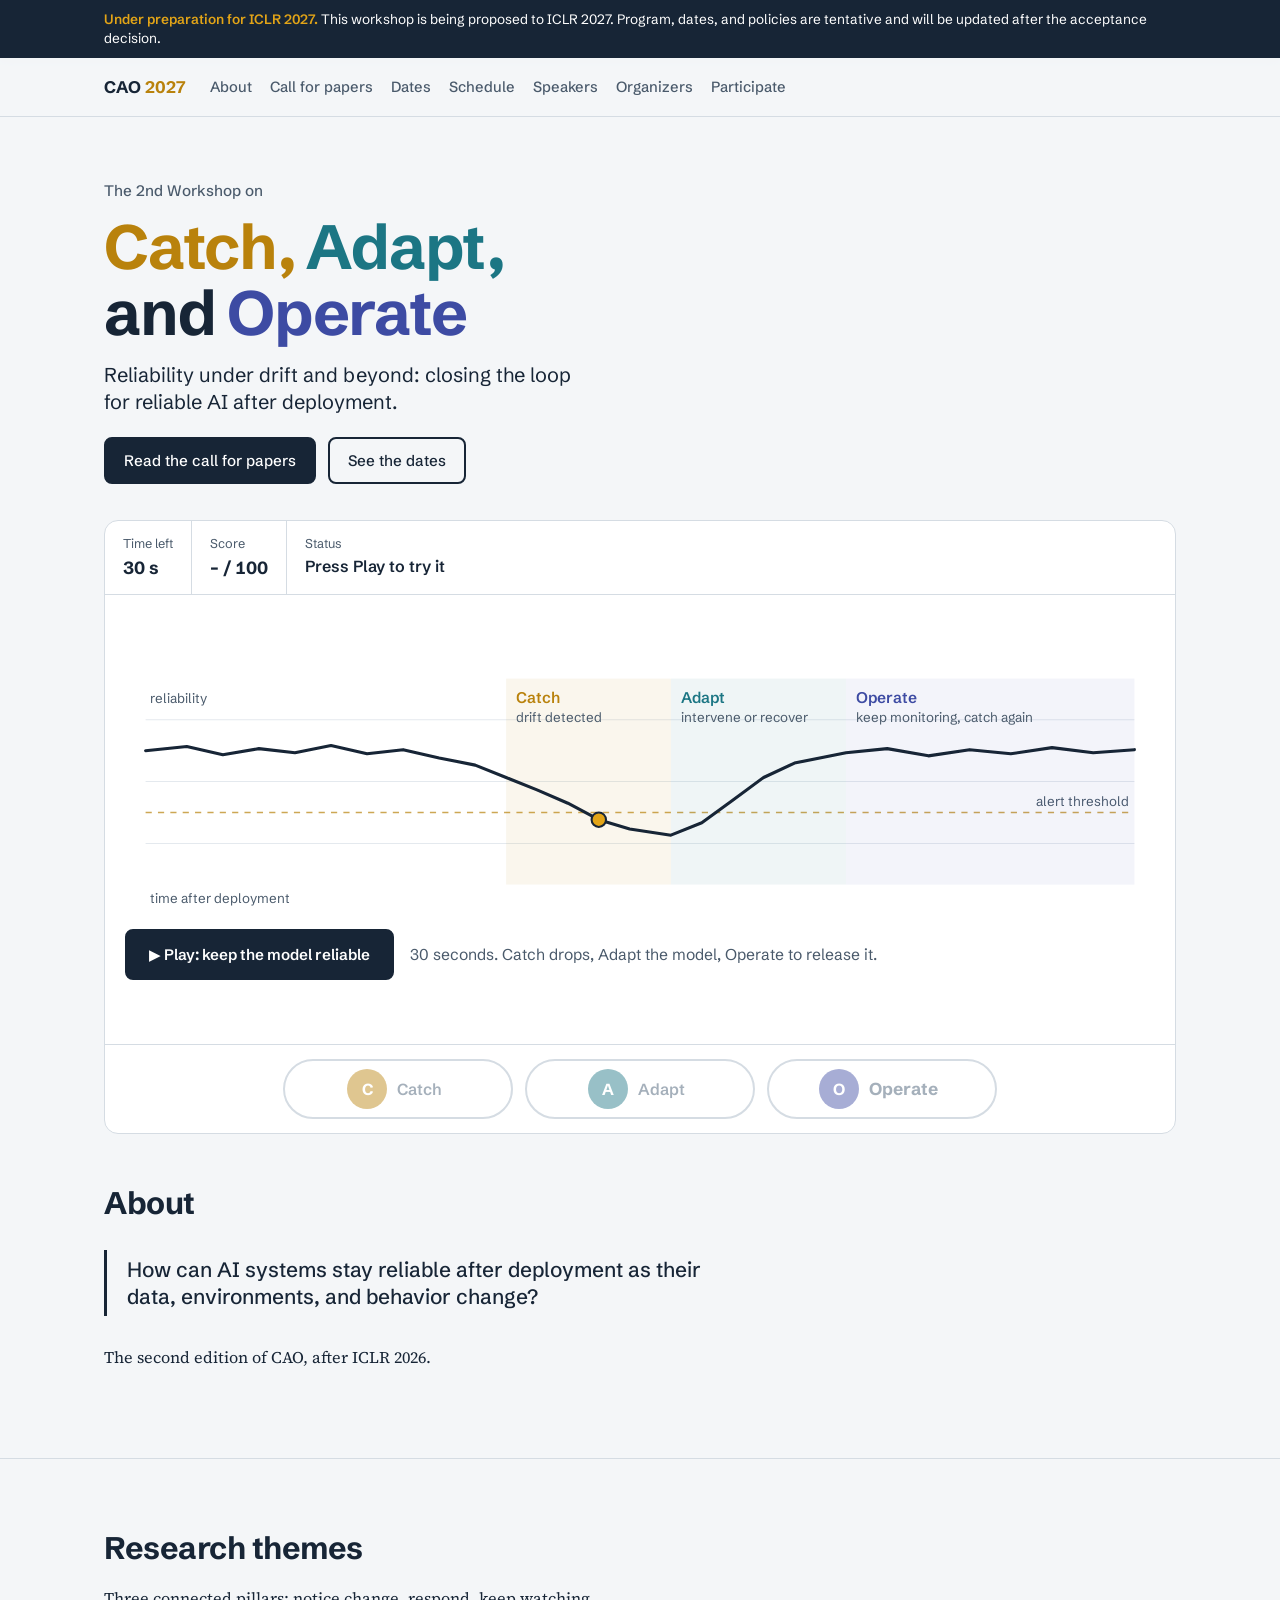
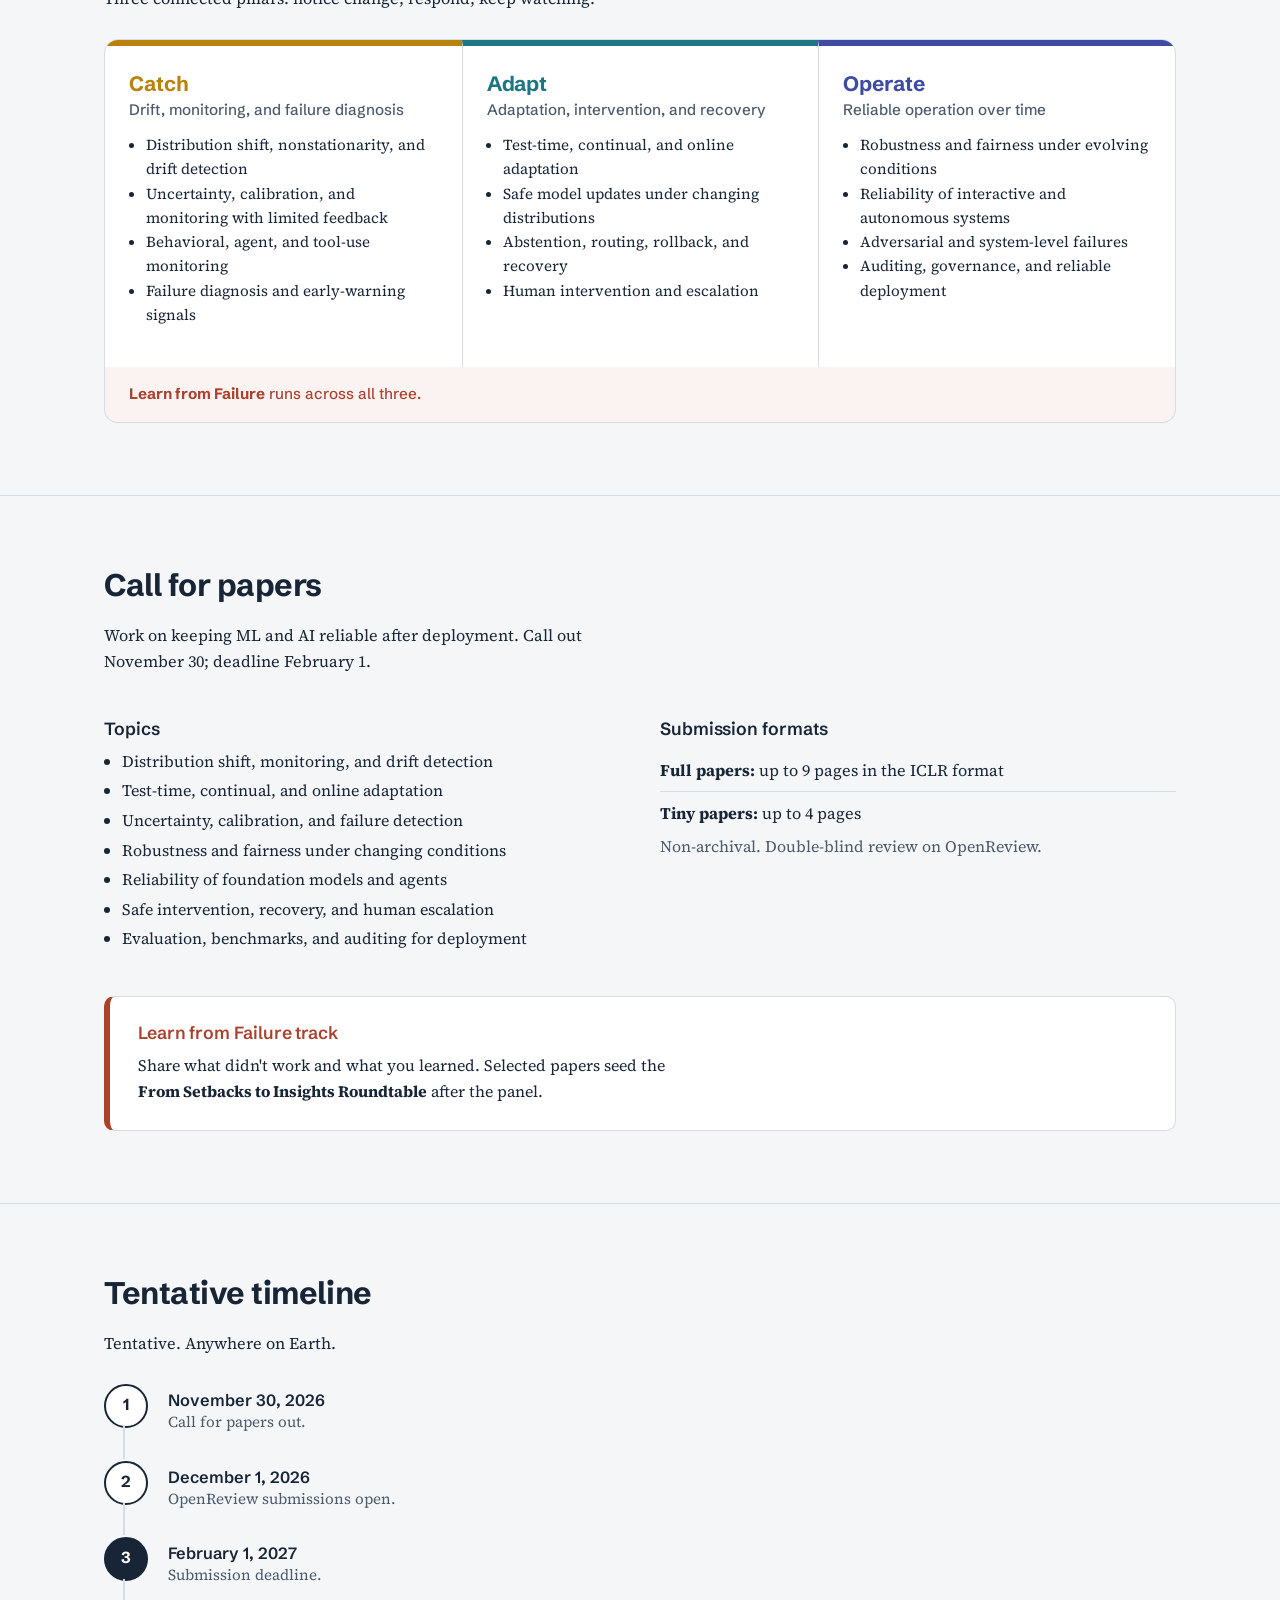
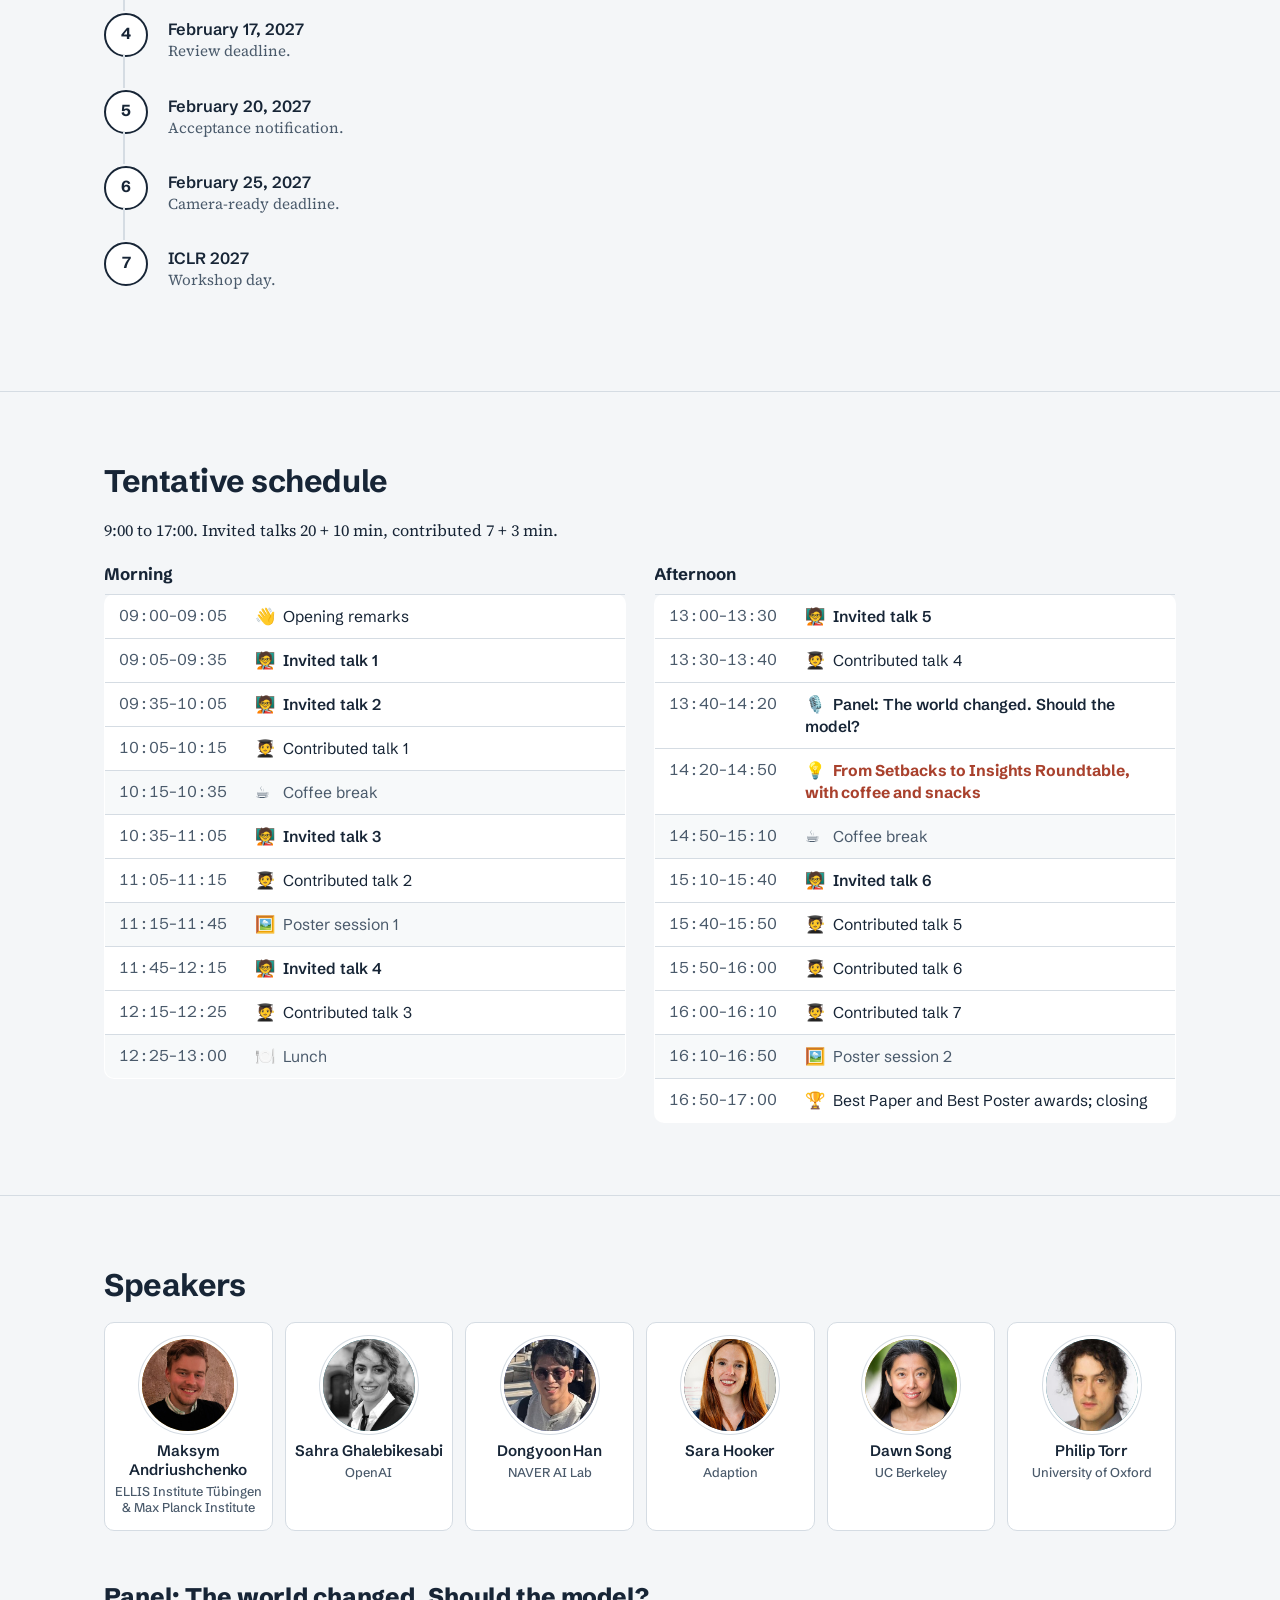
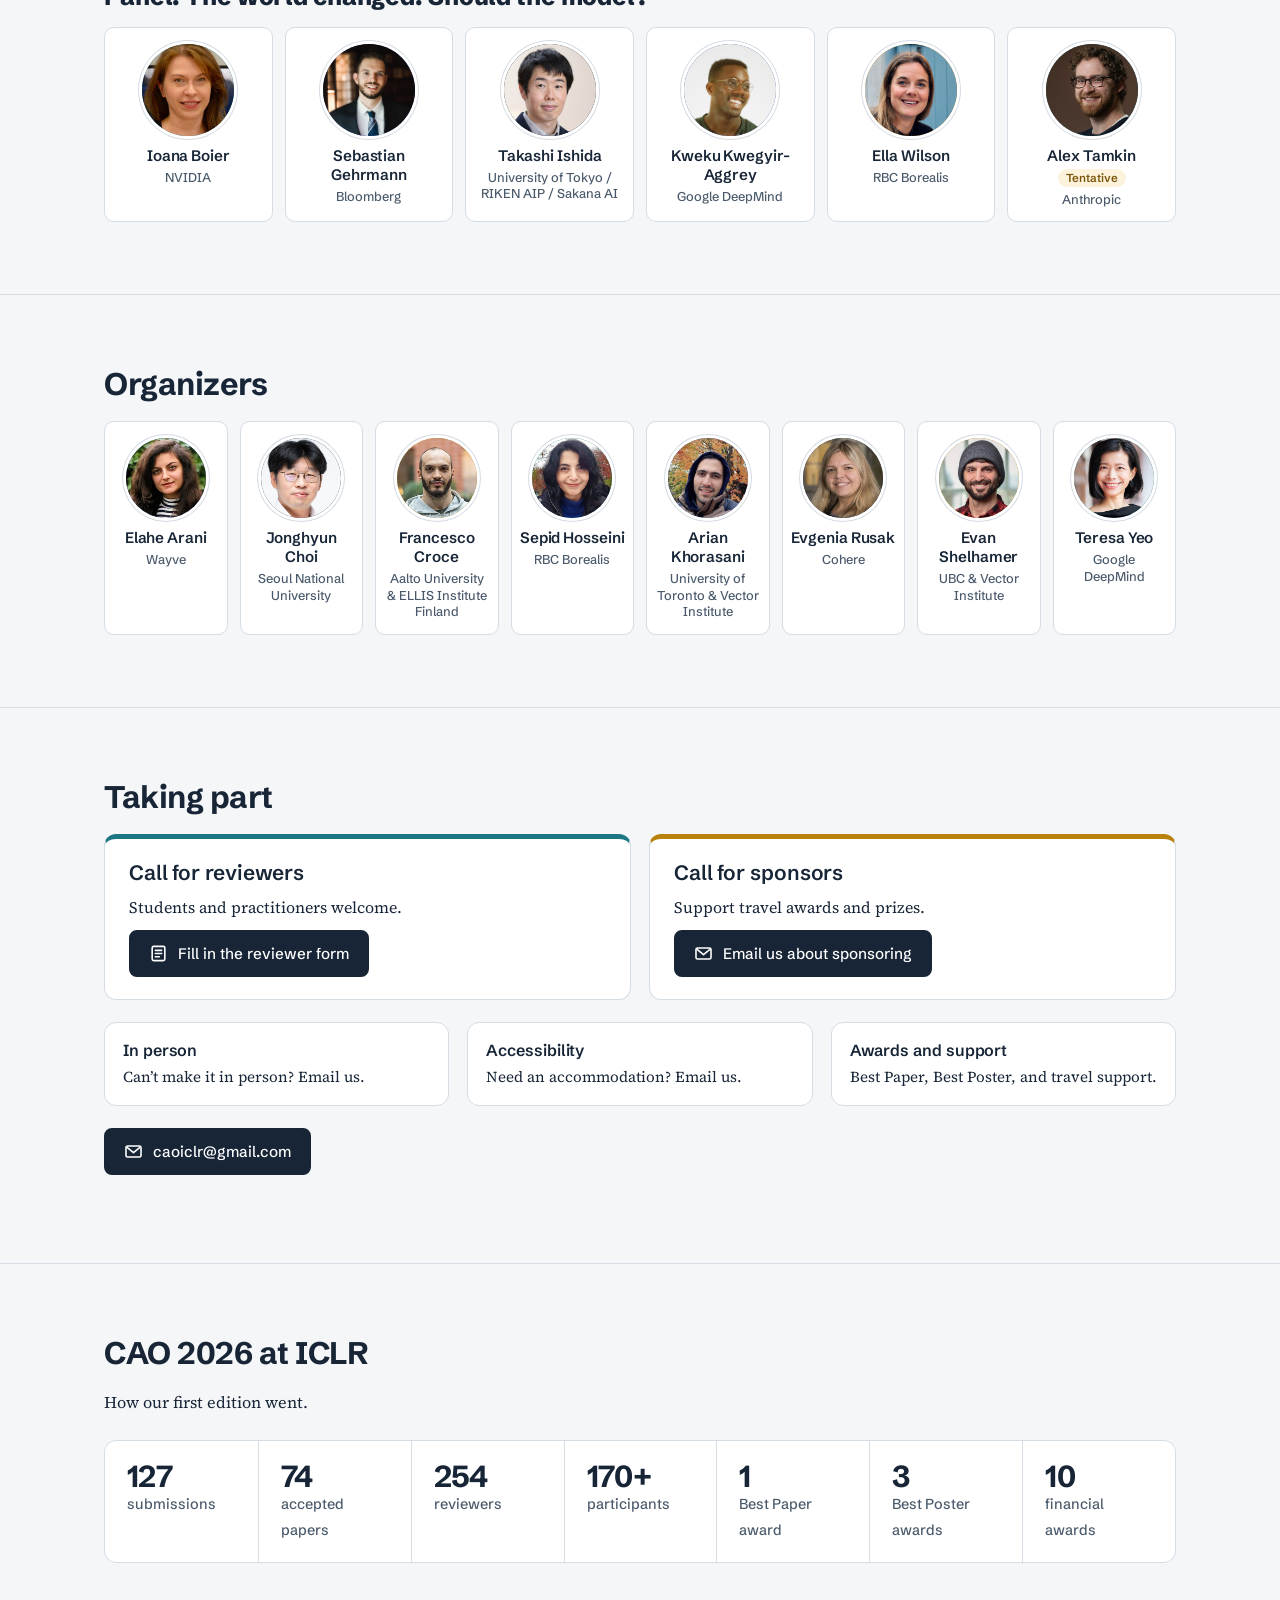
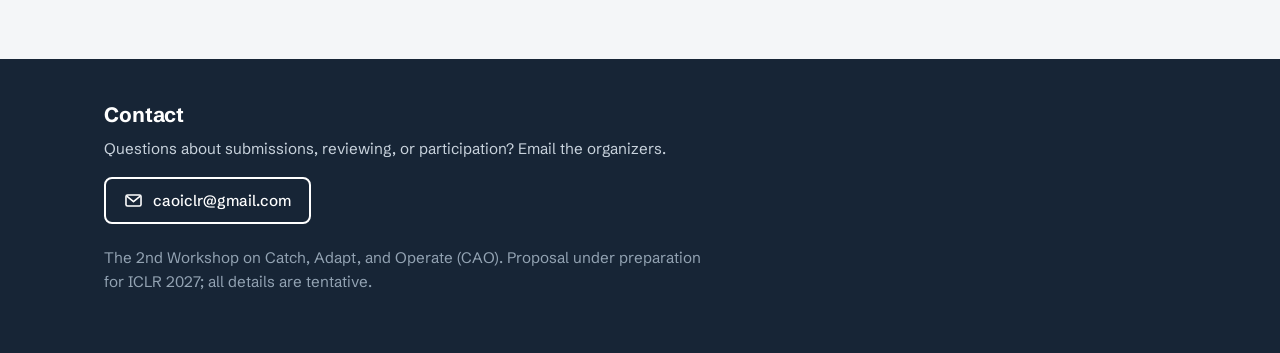
<file: index.html>
<!doctype html>
<html lang="en">
<head>
<meta charset="utf-8">
<meta name="viewport" content="width=device-width, initial-scale=1">
<title>CAO 2027 · Catch, Adapt, and Operate @ ICLR 2027</title>
<meta name="description" content="The 2nd Workshop on Catch, Adapt, and Operate (CAO): Reliability Under Drift and Beyond. Proposal in preparation for ICLR 2027.">
<link rel="icon" href="data:image/svg+xml,%3Csvg xmlns='http://www.w3.org/2000/svg' viewBox='0 0 32 32'%3E%3Crect width='32' height='32' rx='6' fill='%23172536'/%3E%3Cpath d='M4 20 L11 20 L15 9 L19 23 L28 14' stroke='%23E2A417' stroke-width='3' fill='none' stroke-linecap='round' stroke-linejoin='round'/%3E%3C/svg%3E">
<link rel="preconnect" href="https://fonts.googleapis.com">
<link rel="preconnect" href="https://fonts.gstatic.com" crossorigin>
<link href="https://fonts.googleapis.com/css2?family=Schibsted+Grotesk:wght@400;500;600;700;800&family=Source+Serif+4:ital,opsz,wght@0,8..60,400;0,8..60,600;1,8..60,400&display=swap" rel="stylesheet">
<link rel="stylesheet" href="styles.css?v=0e1365a8">
</head>
<body>
<div class="status" role="note"><div class="wrap"><span><strong>Under preparation for ICLR 2027.</strong> This workshop is being proposed to ICLR 2027. Program, dates, and policies are tentative and will be updated after the acceptance decision.</span></div></div>
<nav class="top" aria-label="Sections">
  <div class="wrap">
    <a class="brand" href="#top">CAO <span>2027</span></a>
    <div class="navlinks"><a href="#about">About</a><a href="#cfp">Call for papers</a><a href="#dates">Dates</a><a href="#schedule">Schedule</a><a href="#speakers">Speakers</a><a href="#organizers">Organizers</a><a href="#participate">Participate</a></div>
  </div>
</nav>
<header class="hero" id="top">
  <div class="wrap">
    <div class="edition">The 2nd Workshop on</div>
    <h1><span class="w-catch">Catch,</span> <span class="w-adapt">Adapt,</span><br>and <span class="w-operate">Operate</span></h1>
    <p class="sub">Reliability under drift and beyond: closing the loop for reliable AI after deployment.</p>
    <div class="ctas">
      <a class="btn primary" href="#cfp">Read the call for papers</a>
      <a class="btn" href="#dates">See the dates</a>
    </div>

    <div id="kir" class="hero-game"><div class="game" tabindex="-1">
    <div class="hud" aria-label="Game status">
      <div><span>Time left</span><b data-time>30 s</b></div>
      <div><span>Score</span><b data-score>– / 100</b></div>
      <div class="hud-state"><span>Status</span><b data-state>Press Play to try it</b></div>
    </div>
    <div class="stage">
      <canvas aria-label="Live accuracy chart of the deployed model"></canvas>
      <div class="teaser-layer kir-intro">
        <svg viewBox="0 0 1000 250" role="img" aria-labelledby="traceTitle">
        <title id="traceTitle">A model's reliability over time: stable, then drifting until the drift is caught, then recovering after adaptation and continuing to operate under monitoring.</title>
        <!-- grid -->
        <g stroke="#E4E9EE" stroke-width="1">
          <line x1="20" y1="60" x2="980" y2="60"/><line x1="20" y1="120" x2="980" y2="120"/><line x1="20" y1="180" x2="980" y2="180"/>
        </g>
        <!-- threshold -->
        <line x1="20" y1="150" x2="980" y2="150" stroke="#B9820C" stroke-width="1.5" stroke-dasharray="6 6" opacity=".7"/>
        <text x="975" y="144" text-anchor="end" class="note" font-family="Schibsted Grotesk, system-ui, sans-serif" font-size="13" fill="#4A5A6B">alert threshold</text>
        <!-- phase bands -->
        <rect x="370" y="20" width="160" height="200" fill="#B9820C" opacity=".07"/>
        <rect x="530" y="20" width="170" height="200" fill="#1C7684" opacity=".07"/>
        <rect x="700" y="20" width="280" height="200" fill="#3D4BA3" opacity=".06"/>
        <!-- signal -->
        <path class="line draw" stroke="#172536" fill="none" stroke-width="3" stroke-linecap="round" stroke-linejoin="round" d="M20 90 L60 86 L95 94 L130 88 L165 92 L200 85 L235 93 L270 89 L305 97 L340 104 L370 116 L400 128 L430 141 L460 157 L490 166 L530 172 L560 160 L590 138 L620 116 L650 102 L700 92 L740 88 L780 95 L820 89 L860 93 L900 87 L940 92 L980 89"/>
        <!-- markers -->
        <g class="fade" style="animation-delay:1.9s">
          <circle cx="460" cy="157" r="7" fill="#E2A417" stroke="#172536" stroke-width="2"/>
          <text x="380" y="44" class="lbl" font-family="Schibsted Grotesk, system-ui, sans-serif" font-size="15" font-weight="600" fill="#B9820C">Catch</text>
          <text x="380" y="62" class="note" font-family="Schibsted Grotesk, system-ui, sans-serif" font-size="13" fill="#4A5A6B">drift detected</text>
        </g>
        <g class="fade" style="animation-delay:2.5s">
          <text x="540" y="44" class="lbl" font-family="Schibsted Grotesk, system-ui, sans-serif" font-size="15" font-weight="600" fill="#1C7684">Adapt</text>
          <text x="540" y="62" class="note" font-family="Schibsted Grotesk, system-ui, sans-serif" font-size="13" fill="#4A5A6B">intervene or recover</text>
        </g>
        <g class="fade" style="animation-delay:3.1s">
          <text x="710" y="44" class="lbl" font-family="Schibsted Grotesk, system-ui, sans-serif" font-size="15" font-weight="600" fill="#3D4BA3">Operate</text>
          <text x="710" y="62" class="note" font-family="Schibsted Grotesk, system-ui, sans-serif" font-size="13" fill="#4A5A6B">keep monitoring, catch again</text>
        </g>
        <text x="24" y="44" class="note" font-family="Schibsted Grotesk, system-ui, sans-serif" font-size="13" fill="#4A5A6B">reliability</text>
        <text x="24" y="238" class="note" font-family="Schibsted Grotesk, system-ui, sans-serif" font-size="13" fill="#4A5A6B">time after deployment</text>
      </svg>
        <div class="teaser-cta">
          <button class="btn primary big-play" data-start type="button">▶ Play: keep the model reliable</button>
          <span>30 seconds. Catch drops, Adapt the model, Operate to release it.</span>
        </div>
      </div>
      <div class="overlay below kir-result" hidden>
        <div class="final"><b data-final>0</b><span>/ 100</span><em data-grade></em></div>
        <ul class="statline" data-stats></ul>
        <h3 class="postmortem">Your postmortem</h3>
        <ul class="lessons" data-lessons></ul>
        <p class="tiny">Turned a setback into an insight? That is what the <a href="#setbacks">Learn from Failure track</a> is for.</p>
        <div class="row">
          <button class="btn primary" data-again type="button">Play again</button>
          <button class="btn" data-share type="button"><span>Copy my score</span></button>
        </div>
      </div>
    </div>
    <div class="controls">
      <button class="ctl catch" data-catch type="button"><b>C</b><span>Catch</span></button>
      <button class="ctl adapt" data-adapt type="button"><b>A</b><span>Adapt</span></button>
      <button class="ctl operate" data-operate type="button" aria-pressed="false"><b>O</b><span>Operate</span></button>
    </div>
    <p class="sr-only" aria-live="polite" data-live></p>
  </div></div>
  </div>
</header>
<main>
<section id="about">
  <div class="wrap">
    <h2>About</h2>
    <p class="question">How can AI systems stay reliable after deployment as their data, environments, and behavior change?</p>
    <p class="intro">The second edition of CAO, after ICLR 2026.</p>
  </div>
</section><section id="themes">
  <div class="wrap">
    <h2>Research themes</h2>
    <p class="intro">Three connected pillars: notice change, respond, keep watching.</p>
    <div class="pillars with-cross">
      <div class="pillar catch">
        <h3>Catch</h3>
        <div class="tag">Drift, monitoring, and failure diagnosis</div>
        <ul>
          <li>Distribution shift, nonstationarity, and drift detection</li>
          <li>Uncertainty, calibration, and monitoring with limited feedback</li>
          <li>Behavioral, agent, and tool-use monitoring</li>
          <li>Failure diagnosis and early-warning signals</li>
        </ul>
      </div>
      <div class="pillar adapt">
        <h3>Adapt</h3>
        <div class="tag">Adaptation, intervention, and recovery</div>
        <ul>
          <li>Test-time, continual, and online adaptation</li>
          <li>Safe model updates under changing distributions</li>
          <li>Abstention, routing, rollback, and recovery</li>
          <li>Human intervention and escalation</li>
        </ul>
      </div>
      <div class="pillar operate">
        <h3>Operate</h3>
        <div class="tag">Reliable operation over time</div>
        <ul>
          <li>Robustness and fairness under evolving conditions</li>
          <li>Reliability of interactive and autonomous systems</li>
          <li>Adversarial and system-level failures</li>
          <li>Auditing, governance, and reliable deployment</li>
        </ul>
      </div>
    </div>
    <div class="crosscut"><strong>Learn from Failure</strong> runs across all three.</div>


  </div>
</section><section id="cfp"><div class="wrap">
  <h2>Call for papers</h2>
  <p class="intro">Work on keeping ML and AI reliable after deployment. Call out November 30; deadline February 1.</p>
  <div class="cols">
    <div>
      <h3>Topics</h3>
      <ul class="ticks">
        <li>Distribution shift, monitoring, and drift detection</li>
        <li>Test-time, continual, and online adaptation</li>
        <li>Uncertainty, calibration, and failure detection</li>
        <li>Robustness and fairness under changing conditions</li>
        <li>Reliability of foundation models and agents</li>
        <li>Safe intervention, recovery, and human escalation</li>
        <li>Evaluation, benchmarks, and auditing for deployment</li>
      </ul>
    </div>
    <div>
      <h3>Submission formats</h3>
      <ul class="plain subtypes">
        <li><b>Full papers:</b> up to 9 pages in the ICLR format</li>
        <li><b>Tiny papers:</b> up to 4 pages</li>
      </ul>
      <p class="muted">Non-archival. Double-blind review on OpenReview.</p>
    </div>
  </div>
  <div class="failures" id="setbacks">
    <h3>Learn from Failure track</h3>
    <p style="margin:0">Share what didn't work and what you learned. Selected papers seed the <strong>From Setbacks to Insights Roundtable</strong> after the panel.</p>
  </div>
</div></section><section id="dates">
  <div class="wrap">
    <h2>Tentative timeline</h2>
    <p class="intro">Tentative. Anywhere on Earth.</p>
    <ol class="timeline">
      <li><span class="when">November 30, 2026</span><span class="what">Call for papers out.</span></li>
      <li><span class="when">December 1, 2026</span><span class="what">OpenReview submissions open.</span></li>
      <li class="hard"><span class="when">February 1, 2027</span><span class="what">Submission deadline.</span></li>
      <li><span class="when">February 17, 2027</span><span class="what">Review deadline.</span></li>
      <li><span class="when">February 20, 2027</span><span class="what">Acceptance notification.</span></li>
      <li><span class="when">February 25, 2027</span><span class="what">Camera-ready deadline.</span></li>
      <li><span class="when">ICLR 2027</span><span class="what">Workshop day.</span></li>
    </ol>
  </div>
</section><section id="schedule"><div class="wrap">
  <h2>Tentative schedule</h2>
  <p class="intro">9:00 to 17:00. Invited talks 20 + 10 min, contributed 7 + 3 min.</p>
  <div class="sched"><table><caption>Morning</caption><tbody><tr class=" s-open"><td class="t">09:00–09:05</td><td><span class="sicon" aria-hidden="true">👋</span>Opening remarks</td></tr><tr class="k-invited s-inv"><td class="t">09:05–09:35</td><td><span class="sicon" aria-hidden="true">🧑‍🏫</span>Invited talk 1</td></tr><tr class="k-invited s-inv"><td class="t">09:35–10:05</td><td><span class="sicon" aria-hidden="true">🧑‍🏫</span>Invited talk 2</td></tr><tr class=" s-con"><td class="t">10:05–10:15</td><td><span class="sicon" aria-hidden="true">🧑‍🎓</span>Contributed talk 1</td></tr><tr class="k-break s-coffee"><td class="t">10:15–10:35</td><td><span class="sicon" aria-hidden="true">☕</span>Coffee break</td></tr><tr class="k-invited s-inv"><td class="t">10:35–11:05</td><td><span class="sicon" aria-hidden="true">🧑‍🏫</span>Invited talk 3</td></tr><tr class=" s-con"><td class="t">11:05–11:15</td><td><span class="sicon" aria-hidden="true">🧑‍🎓</span>Contributed talk 2</td></tr><tr class="k-break s-poster"><td class="t">11:15–11:45</td><td><span class="sicon" aria-hidden="true">🖼️</span>Poster session 1</td></tr><tr class="k-invited s-inv"><td class="t">11:45–12:15</td><td><span class="sicon" aria-hidden="true">🧑‍🏫</span>Invited talk 4</td></tr><tr class=" s-con"><td class="t">12:15–12:25</td><td><span class="sicon" aria-hidden="true">🧑‍🎓</span>Contributed talk 3</td></tr><tr class="k-break s-lunch"><td class="t">12:25–13:00</td><td><span class="sicon" aria-hidden="true">🍽️</span>Lunch</td></tr></tbody></table><table><caption>Afternoon</caption><tbody><tr class="k-invited s-inv"><td class="t">13:00–13:30</td><td><span class="sicon" aria-hidden="true">🧑‍🏫</span>Invited talk 5</td></tr><tr class=" s-con"><td class="t">13:30–13:40</td><td><span class="sicon" aria-hidden="true">🧑‍🎓</span>Contributed talk 4</td></tr><tr class="k-invited s-panel"><td class="t">13:40–14:20</td><td><span class="sicon" aria-hidden="true">🎙️</span>Panel: The world changed. Should the model?</td></tr><tr class="k-fail s-round"><td class="t">14:20–14:50</td><td><span class="sicon" aria-hidden="true">💡</span>From Setbacks to Insights Roundtable, with coffee and snacks</td></tr><tr class="k-break s-coffee"><td class="t">14:50–15:10</td><td><span class="sicon" aria-hidden="true">☕</span>Coffee break</td></tr><tr class="k-invited s-inv"><td class="t">15:10–15:40</td><td><span class="sicon" aria-hidden="true">🧑‍🏫</span>Invited talk 6</td></tr><tr class=" s-con"><td class="t">15:40–15:50</td><td><span class="sicon" aria-hidden="true">🧑‍🎓</span>Contributed talk 5</td></tr><tr class=" s-con"><td class="t">15:50–16:00</td><td><span class="sicon" aria-hidden="true">🧑‍🎓</span>Contributed talk 6</td></tr><tr class=" s-con"><td class="t">16:00–16:10</td><td><span class="sicon" aria-hidden="true">🧑‍🎓</span>Contributed talk 7</td></tr><tr class="k-break s-poster"><td class="t">16:10–16:50</td><td><span class="sicon" aria-hidden="true">🖼️</span>Poster session 2</td></tr><tr class=" s-award"><td class="t">16:50–17:00</td><td><span class="sicon" aria-hidden="true">🏆</span>Best Paper and Best Poster awards; closing</td></tr></tbody></table></div>
</div>
</section><section id="speakers"><div class="wrap">
  <h2>Speakers</h2>
  <div class="people row" style="--n:6"><article class="person" title="AI safety, adversarial robustness, and evaluation of autonomous systems."><a class="photolink" href="https://www.andriushchenko.me/" target="_blank" rel="noopener" tabindex="-1" aria-hidden="true"><div class="photo p-catch "><span class="ini" aria-hidden="true">MA</span><img src="images/people/maksym-andriushchenko.jpg" alt="Photo of Maksym Andriushchenko" onerror="this.remove()"></div></a><div class="body"><h4><a href="https://www.andriushchenko.me/" target="_blank" rel="noopener" title="Open Maksym Andriushchenko’s website">Maksym Andriushchenko</a></h4><div class="aff">ELLIS Institute Tübingen &amp; Max Planck Institute</div><p>AI safety, adversarial robustness, and evaluation of autonomous systems.</p></div></article><article class="person" title="Privacy-preserving AI, deployment-facing evaluation, and reliable language models."><a class="photolink" href="https://sghalebikesabi.github.io/" target="_blank" rel="noopener" tabindex="-1" aria-hidden="true"><div class="photo p-adapt "><span class="ini" aria-hidden="true">SG</span><img src="images/people/sahra-ghalebikesabi.jpg" alt="Photo of Sahra Ghalebikesabi" onerror="this.remove()"></div></a><div class="body"><h4><a href="https://sghalebikesabi.github.io/" target="_blank" rel="noopener" title="Open Sahra Ghalebikesabi’s website">Sahra Ghalebikesabi</a></h4><div class="aff">OpenAI</div><p>Privacy-preserving AI, deployment-facing evaluation, and reliable language models.</p></div></article><article class="person" title="Vision and multimodal foundation models, robustness, generalization, and efficient learning."><a class="photolink" href="https://dongyoonhan.github.io/" target="_blank" rel="noopener" tabindex="-1" aria-hidden="true"><div class="photo p-operate "><span class="ini" aria-hidden="true">DH</span><img src="images/people/dongyoon-han.jpg" alt="Photo of Dongyoon Han" onerror="this.remove()"></div></a><div class="body"><h4><a href="https://dongyoonhan.github.io/" target="_blank" rel="noopener" title="Open Dongyoon Han’s website">Dongyoon Han</a></h4><div class="aff">NAVER AI Lab</div><p>Vision and multimodal foundation models, robustness, generalization, and efficient learning.</p></div></article><article class="person" title="Adaptive AI systems, efficient learning, model evaluation, and continual adaptation."><a class="photolink" href="https://www.sarahooker.me" target="_blank" rel="noopener" tabindex="-1" aria-hidden="true"><div class="photo p-ink "><span class="ini" aria-hidden="true">SH</span><img src="images/people/sara-hooker.jpg" alt="Photo of Sara Hooker" onerror="this.remove()"></div></a><div class="body"><h4><a href="https://www.sarahooker.org/" target="_blank" rel="noopener" title="Open Sara Hooker’s website">Sara Hooker</a></h4><div class="aff"> Adaption</div><p>Adaptive AI systems, efficient learning, model evaluation, and continual adaptation.</p></div></article><article class="person" title="AI security, trustworthy autonomous systems, and system-level risks."><a class="photolink" href="https://people.eecs.berkeley.edu/~dawnsong/" target="_blank" rel="noopener" tabindex="-1" aria-hidden="true"><div class="photo p-catch "><span class="ini" aria-hidden="true">DS</span><img src="images/people/dawn-song.jpg" alt="Photo of Dawn Song" onerror="this.remove()"></div></a><div class="body"><h4><a href="https://people.eecs.berkeley.edu/~dawnsong/" target="_blank" rel="noopener" title="Open Dawn Song’s website">Dawn Song</a></h4><div class="aff">UC Berkeley</div><p>AI security, trustworthy autonomous systems, and system-level risks.</p></div></article><article class="person" title="AI safety, robust machine learning, adversarial vulnerabilities in multimodal agents, and trustworthy AI deployment."><a class="photolink" href="https://eng.ox.ac.uk/people/philip-torr" target="_blank" rel="noopener" tabindex="-1" aria-hidden="true"><div class="photo p-adapt "><span class="ini" aria-hidden="true">PT</span><img src="images/people/philip-torr.jpg" alt="Photo of Philip Torr" onerror="this.remove()"></div></a><div class="body"><h4><a href="https://eng.ox.ac.uk/people/philip-torr" target="_blank" rel="noopener" title="Open Philip Torr’s website">Philip Torr</a></h4><div class="aff">University of Oxford</div><p>AI safety, robust machine learning, adversarial vulnerabilities in multimodal agents, and trustworthy AI deployment.</p></div></article></div>
  <h3 class="sub" id="panel">Panel: The world changed. Should the model?</h3>
  <div class="people row" style="--n:6"><article class="person" title="Generative AI, quantitative finance, and AI deployment in high-stakes financial settings."><a class="photolink" href="https://ioanaboier.com/" target="_blank" rel="noopener" tabindex="-1" aria-hidden="true"><div class="photo p-adapt "><span class="ini" aria-hidden="true">IB</span><img src="images/people/ioana-boier.jpg" alt="Photo of Ioana Boier" onerror="this.remove()"></div></a><div class="body"><h4><a href="https://ioanaboier.com/" target="_blank" rel="noopener" title="Open Ioana Boier’s website">Ioana Boier</a></h4><div class="aff">NVIDIA</div><p>Generative AI, quantitative finance, and AI deployment in high-stakes financial settings.</p></div></article><article class="person" title="Responsible AI, evaluation, governance, and the reliable deployment of language and foundation models."><a class="photolink" href="https://sebastiangehrmann.github.io" target="_blank" rel="noopener" tabindex="-1" aria-hidden="true"><div class="photo p-operate "><span class="ini" aria-hidden="true">SG</span><img src="images/people/sebastian-gehrmann.jpg" alt="Photo of Sebastian Gehrmann" onerror="this.remove()"></div></a><div class="body"><h4><a href="https://sebastiangehrmann.github.io" target="_blank" rel="noopener" title="Open Sebastian Gehrmann’s website">Sebastian Gehrmann</a></h4><div class="aff">Bloomberg</div><p>Responsible AI, evaluation, governance, and the reliable deployment of language and foundation models.</p></div></article><article class="person" title="Learning under uncertainty, model evaluation, alignment, and safety."><a class="photolink" href="https://takashiishida.github.io/" target="_blank" rel="noopener" tabindex="-1" aria-hidden="true"><div class="photo p-ink "><span class="ini" aria-hidden="true">TI</span><img src="images/people/takashi-ishida.jpg" alt="Photo of Takashi Ishida" onerror="this.remove()"></div></a><div class="body"><h4><a href="https://takashiishida.github.io/" target="_blank" rel="noopener" title="Open Takashi Ishida’s website">Takashi Ishida</a></h4><div class="aff">University of Tokyo / RIKEN AIP / Sakana AI</div><p>Learning under uncertainty, model evaluation, alignment, and safety.</p></div></article><article class="person" title="AI evaluation, detecting failures and risks under real-world uncertainty, and sociotechnical analysis of language models."><a class="photolink" href="https://kweku.page" target="_blank" rel="noopener" tabindex="-1" aria-hidden="true"><div class="photo p-operate "><span class="ini" aria-hidden="true">KK</span><img src="images/people/kweku-kwegyir-aggrey.jpg" alt="Photo of Kweku Kwegyir-Aggrey" onerror="this.remove()"></div></a><div class="body"><h4><a href="https://kweku.page" target="_blank" rel="noopener" title="Open Kweku Kwegyir-Aggrey’s website">Kweku Kwegyir-Aggrey</a></h4><div class="aff">Google DeepMind</div><p>AI evaluation, detecting failures and risks under real-world uncertainty, and sociotechnical analysis of language models.</p></div></article><article class="person" title="AI product development and deployment for user-facing financial applications; product governance, customer impact, and deployment risk."><a class="photolink" href="https://www.linkedin.com/in/ellawilson123" target="_blank" rel="noopener" tabindex="-1" aria-hidden="true"><div class="photo p-catch "><span class="ini" aria-hidden="true">EW</span><img src="images/people/ella-wilson.jpg" alt="Photo of Ella Wilson" onerror="this.remove()"></div></a><div class="body"><h4><a href="https://www.linkedin.com/in/ellawilson123" target="_blank" rel="noopener" title="Open Ella Wilson’s website">Ella Wilson</a></h4><div class="aff">RBC Borealis</div><p>AI product development and deployment for user-facing financial applications; product governance, customer impact, and deployment risk.</p></div></article><article class="person" title="Foundation-model evaluation, long-horizon behavior, human–AI interaction, and societal impacts."><a class="photolink" href="https://www.alextamkin.com/home" target="_blank" rel="noopener" tabindex="-1" aria-hidden="true"><div class="photo p-adapt "><span class="ini" aria-hidden="true">AT</span><img src="images/people/alex-tamkin.jpg" alt="Photo of Alex Tamkin" onerror="this.remove()"></div></a><div class="body"><h4><a href="https://www.alextamkin.com/home" target="_blank" rel="noopener" title="Open Alex Tamkin’s website">Alex Tamkin</a> <span class="badge">Tentative</span></h4><div class="aff">Anthropic</div><p>Foundation-model evaluation, long-horizon behavior, human–AI interaction, and societal impacts.</p></div></article></div>
</div></section><section id="organizers"><div class="wrap">
  <h2>Organizers</h2>
  <div class="orgs row" style="--n:8"><article class="person" title="Foundation models for embodied intelligence and continual learning."><a class="photolink" href="https://sites.google.com/view/elahe-arani/" target="_blank" rel="noopener" tabindex="-1" aria-hidden="true"><div class="photo p-operate "><span class="ini" aria-hidden="true">EA</span><img src="images/people/elahe-arani.jpg" alt="Photo of Elahe Arani" onerror="this.remove()"></div></a><div class="body"><h4><a href="https://sites.google.com/view/elahe-arani/" target="_blank" rel="noopener" title="Open Elahe Arani’s website">Elahe Arani</a></h4><div class="aff">Wayve</div><p>Foundation models for embodied intelligence and continual learning.</p></div></article><article class="person" title="Continual learning, vision–language models, and embodied AI."><a class="photolink" href="https://ppolon.github.io/" target="_blank" rel="noopener" tabindex="-1" aria-hidden="true"><div class="photo p-ink "><span class="ini" aria-hidden="true">JC</span><img src="images/people/jonghyun-choi.jpg" alt="Photo of Jonghyun Choi" onerror="this.remove()"></div></a><div class="body"><h4><a href="https://ppolon.github.io/" target="_blank" rel="noopener" title="Open Jonghyun Choi’s website">Jonghyun Choi</a></h4><div class="aff">Seoul National University</div><p>Continual learning, vision–language models, and embodied AI.</p></div></article><article class="person" title="Adversarial robustness, AI safety, and multimodal models."><a class="photolink" href="https://fra31.github.io/" target="_blank" rel="noopener" tabindex="-1" aria-hidden="true"><div class="photo p-catch "><span class="ini" aria-hidden="true">FC</span><img src="images/people/francesco-croce.jpg" alt="Photo of Francesco Croce" onerror="this.remove()"></div></a><div class="body"><h4><a href="https://fra31.github.io/" target="_blank" rel="noopener" title="Open Francesco Croce’s website">Francesco Croce</a></h4><div class="aff">Aalto University &amp; ELLIS Institute Finland</div><p>Adversarial robustness, AI safety, and multimodal models.</p></div></article><article class="person" title="Trustworthy ML, domain adaptation, and post-deployment reliability."><a class="photolink" href="https://sepidsh.github.io/" target="_blank" rel="noopener" tabindex="-1" aria-hidden="true"><div class="photo p-adapt "><span class="ini" aria-hidden="true">SH</span><img src="images/people/sepid-hosseini.jpg" alt="Photo of Sepid Hosseini" onerror="this.remove()"></div></a><div class="body"><h4><a href="https://sepidsh.github.io/" target="_blank" rel="noopener" title="Open Sepid Hosseini’s website">Sepid Hosseini</a></h4><div class="aff">RBC Borealis</div><p>Trustworthy ML, domain adaptation, and post-deployment reliability.</p></div></article><article class="person" title="AI safety, alignment, and interpretability."><a class="photolink" href="https://sites.google.com/view/ariankhorasani/home" target="_blank" rel="noopener" tabindex="-1" aria-hidden="true"><div class="photo p-operate "><span class="ini" aria-hidden="true">AK</span><img src="images/people/arian-khorasani.jpg" alt="Photo of Arian Khorasani" onerror="this.remove()"></div></a><div class="body"><h4><a href="https://sites.google.com/view/ariankhorasani/home" target="_blank" rel="noopener" title="Open Arian Khorasani’s website">Arian Khorasani</a></h4><div class="aff">University of Toronto &amp; Vector Institute</div><p>AI safety, alignment, and interpretability.</p></div></article><article class="person" title="Distribution shift, adaptation, and failure modes of foundation models."><a class="photolink" href="https://evgeniarusak.github.io/" target="_blank" rel="noopener" tabindex="-1" aria-hidden="true"><div class="photo p-ink "><span class="ini" aria-hidden="true">ER</span><img src="images/people/evgenia-rusak.jpg" alt="Photo of Evgenia Rusak" onerror="this.remove()"></div></a><div class="body"><h4><a href="https://evgeniarusak.github.io/" target="_blank" rel="noopener" title="Open Evgenia Rusak’s website">Evgenia Rusak</a></h4><div class="aff">Cohere</div><p>Distribution shift, adaptation, and failure modes of foundation models.</p></div></article><article class="person" title="Robust vision, test-time adaptation, and adaptive computation."><a class="photolink" href="https://imaginarynumber.net/research/" target="_blank" rel="noopener" tabindex="-1" aria-hidden="true"><div class="photo p-catch "><span class="ini" aria-hidden="true">ES</span><img src="images/people/evan-shelhamer.jpg" alt="Photo of Evan Shelhamer" onerror="this.remove()"></div></a><div class="body"><h4><a href="https://imaginarynumber.net/research/" target="_blank" rel="noopener" title="Open Evan Shelhamer’s website">Evan Shelhamer</a></h4><div class="aff">UBC &amp; Vector Institute</div><p>Robust vision, test-time adaptation, and adaptive computation.</p></div></article><article class="person" title="Closed-loop and test-time adaptation, and self-improving models."><a class="photolink" href="https://aserety.github.io/" target="_blank" rel="noopener" tabindex="-1" aria-hidden="true"><div class="photo p-adapt "><span class="ini" aria-hidden="true">TY</span><img src="images/people/teresa-yeo.jpg" alt="Photo of Teresa Yeo" onerror="this.remove()"></div></a><div class="body"><h4><a href="https://aserety.github.io/" target="_blank" rel="noopener" title="Open Teresa Yeo’s website">Teresa Yeo</a></h4><div class="aff">Google DeepMind</div><p>Closed-loop and test-time adaptation, and self-improving models.</p></div></article></div>
</div></section>
<section id="participate"><div class="wrap">
  <h2>Taking part</h2>
  <div class="calls">
    <div class="callcard" id="become-reviewer">
      <h3>Call for reviewers</h3>
      <p>Students and practitioners welcome.</p>
      <a class="mailbtn" href="https://docs.google.com/forms/d/1QcM-HOkQsnDMWWqiw8ZriC0iD08c02BM2C4vC3NkKGY/viewform" target="_blank" rel="noopener"><svg class="env" viewBox="0 0 24 24" aria-hidden="true" focusable="false"><rect x="4" y="3" width="16" height="18" rx="2" fill="none" stroke="currentColor" stroke-width="2"/><path d="M8 8h8M8 12h8M8 16h5" stroke="currentColor" stroke-width="2" stroke-linecap="round"/></svg><span>Fill in the reviewer form</span></a>
    </div>
    <div class="callcard" id="sponsors">
      <h3>Call for sponsors</h3>
      <p>Support travel awards and prizes.</p>
      <a class="mailbtn" href="mailto:caoiclr@gmail.com?subject=CAO%202027%20sponsorship"><svg class="env" viewBox="0 0 24 24" aria-hidden="true" focusable="false"><rect x="2.5" y="5" width="19" height="14" rx="2" fill="none" stroke="currentColor" stroke-width="2"/><path d="M3.5 6.5l8.5 7 8.5-7" fill="none" stroke="currentColor" stroke-width="2" stroke-linejoin="round"/></svg><span>Email us about sponsoring</span></a>
    </div>
  </div>
  <div class="shortcards">
    <div><h3>In person</h3><p>Can’t make it in person? Email us.</p></div>
    <div><h3>Accessibility</h3><p>Need an accommodation? Email us.</p></div>
    <div><h3>Awards and support</h3><p>Best Paper, Best Poster, and travel support.</p></div>
  </div>
  <p style="margin-top:22px"><a class="mailbtn" href="mailto:caoiclr@gmail.com"><svg class="env" viewBox="0 0 24 24" aria-hidden="true" focusable="false"><rect x="2.5" y="5" width="19" height="14" rx="2" fill="none" stroke="currentColor" stroke-width="2"/><path d="M3.5 6.5l8.5 7 8.5-7" fill="none" stroke="currentColor" stroke-width="2" stroke-linejoin="round"/></svg><span>caoiclr@gmail.com</span></a></p>
</div></section><section id="cao2026">
  <div class="wrap">
    <h2>CAO 2026 at ICLR</h2>
    <p class="intro">How our first edition went.</p>
    <div class="stats seven">
      <div class="stat"><b>127</b><span>submissions</span></div>
      <div class="stat"><b>74</b><span>accepted papers</span></div>
      <div class="stat"><b>254</b><span>reviewers</span></div>
      <div class="stat"><b>170+</b><span>participants</span></div>
      <div class="stat"><b>1</b><span>Best Paper award</span></div>
      <div class="stat"><b>3</b><span>Best Poster awards</span></div>
      <div class="stat"><b>10</b><span>financial awards</span></div>
    </div>
  </div>
</section>
</main>
<footer id="contact">
  <div class="wrap">
    <h2>Contact</h2>
    <p>Questions about submissions, reviewing, or participation? Email the organizers.</p>
    <p><a class="mailbtn light" href="mailto:caoiclr@gmail.com"><svg class="env" viewBox="0 0 24 24" aria-hidden="true" focusable="false"><rect x="2.5" y="5" width="19" height="14" rx="2" fill="none" stroke="currentColor" stroke-width="2"/><path d="M3.5 6.5l8.5 7 8.5-7" fill="none" stroke="currentColor" stroke-width="2" stroke-linejoin="round"/></svg><span>caoiclr@gmail.com</span></a></p>
    <p style="margin-top:22px;color:#93A3B3">The 2nd Workshop on Catch, Adapt, and Operate (CAO). Proposal under preparation for ICLR 2027; all details are tentative.</p>
  </div>
</footer>
<script src="play.js?v=0e1365a8"></script>
<script>
(function () {
  var links = Array.prototype.slice.call(document.querySelectorAll('.navlinks a'));
  var secs = links.map(function (a) { return document.getElementById(a.getAttribute('href').slice(1)); });
  var current = -1, ticking = false;
  function update() {
    ticking = false;
    var line = window.innerHeight * 0.35, idx = -1;
    secs.forEach(function (s, i) { if (s && s.getBoundingClientRect().top <= line) idx = i; });
    if ((window.innerHeight + window.scrollY) >= document.documentElement.scrollHeight - 4) idx = secs.length - 1 - (secs[secs.length - 1].getBoundingClientRect().top > window.innerHeight ? 1 : 0);
    if (idx === current) return;
    current = idx;
    links.forEach(function (a, i) { if (i === idx) a.setAttribute('aria-current', 'true'); else a.removeAttribute('aria-current'); });
    if (idx >= 0) { var a = links[idx], bar = a.parentNode; bar.scrollLeft = Math.max(0, a.offsetLeft - bar.clientWidth / 2 + a.clientWidth / 2); }
  }
  window.addEventListener('scroll', function () { if (!ticking) { ticking = true; requestAnimationFrame(update); } }, { passive: true });
  window.addEventListener('resize', update);
  update();
})();
</script>
</body>
</html>
</file>
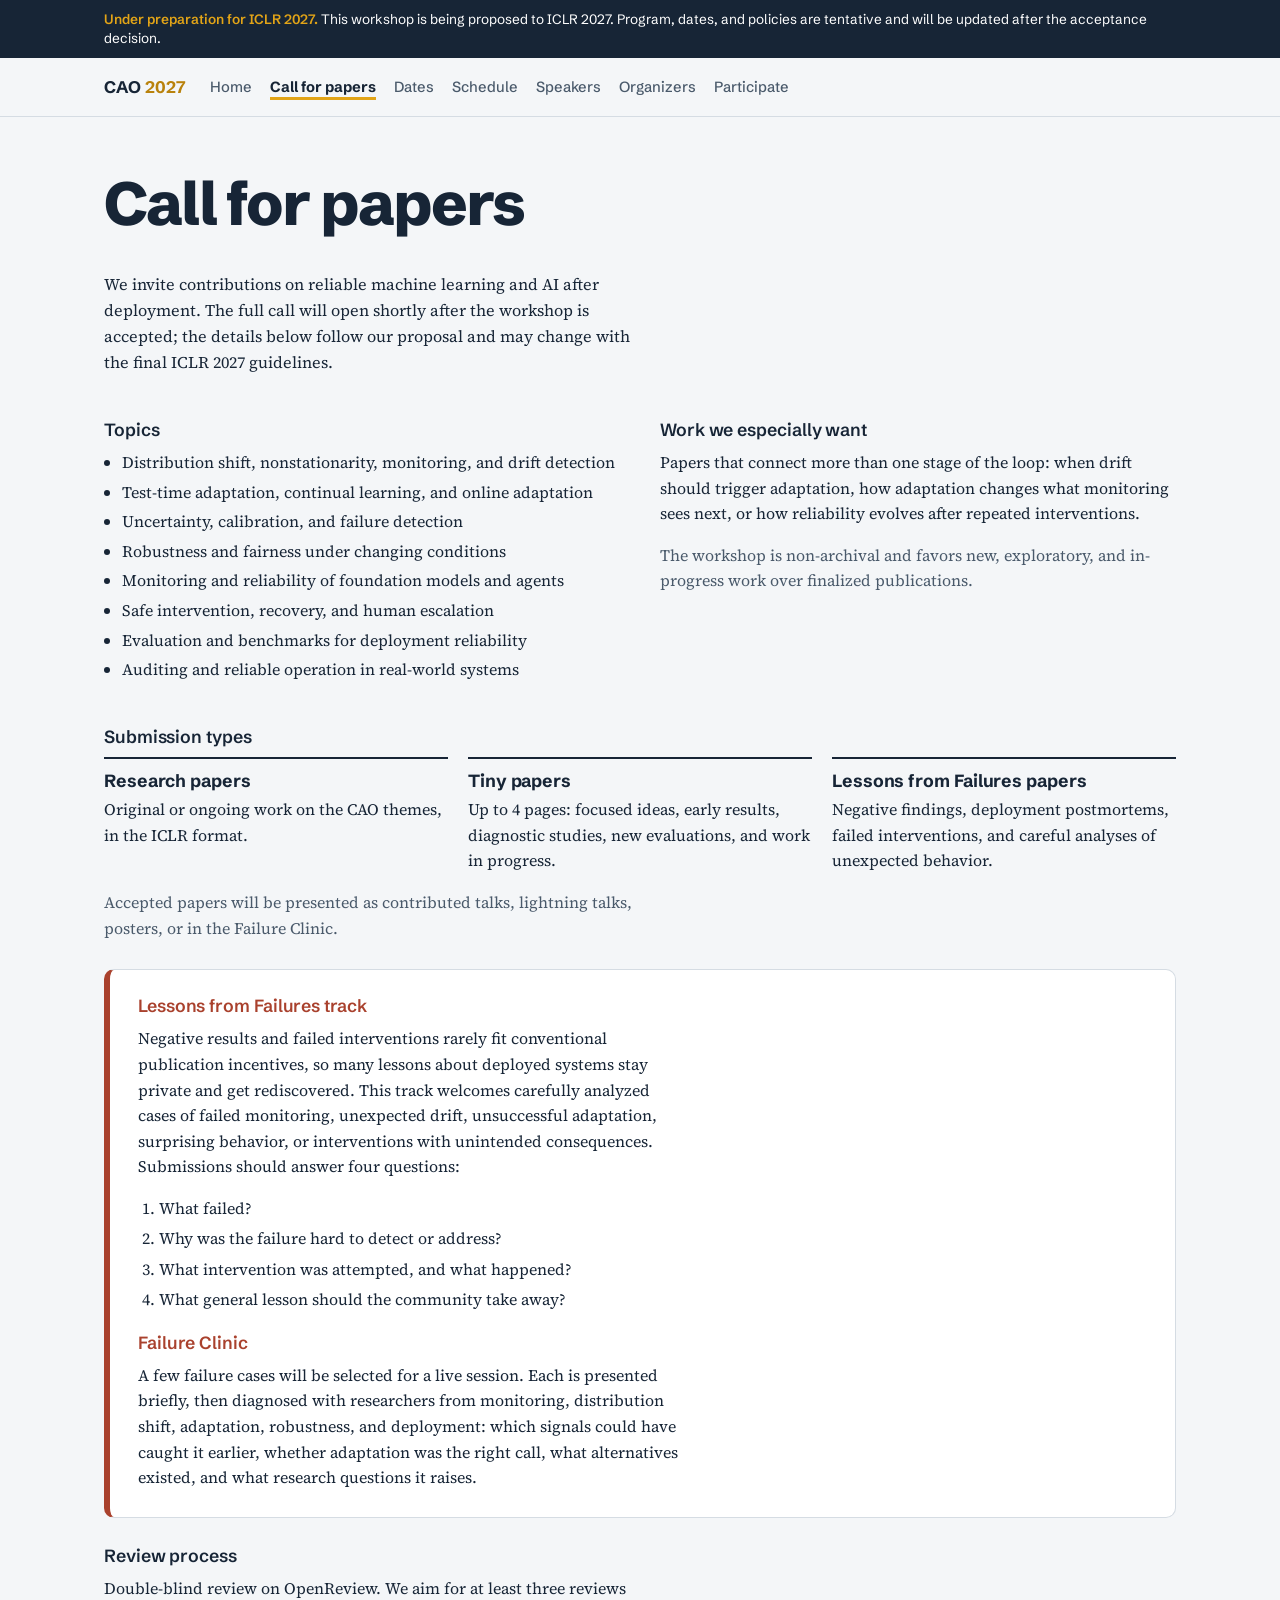
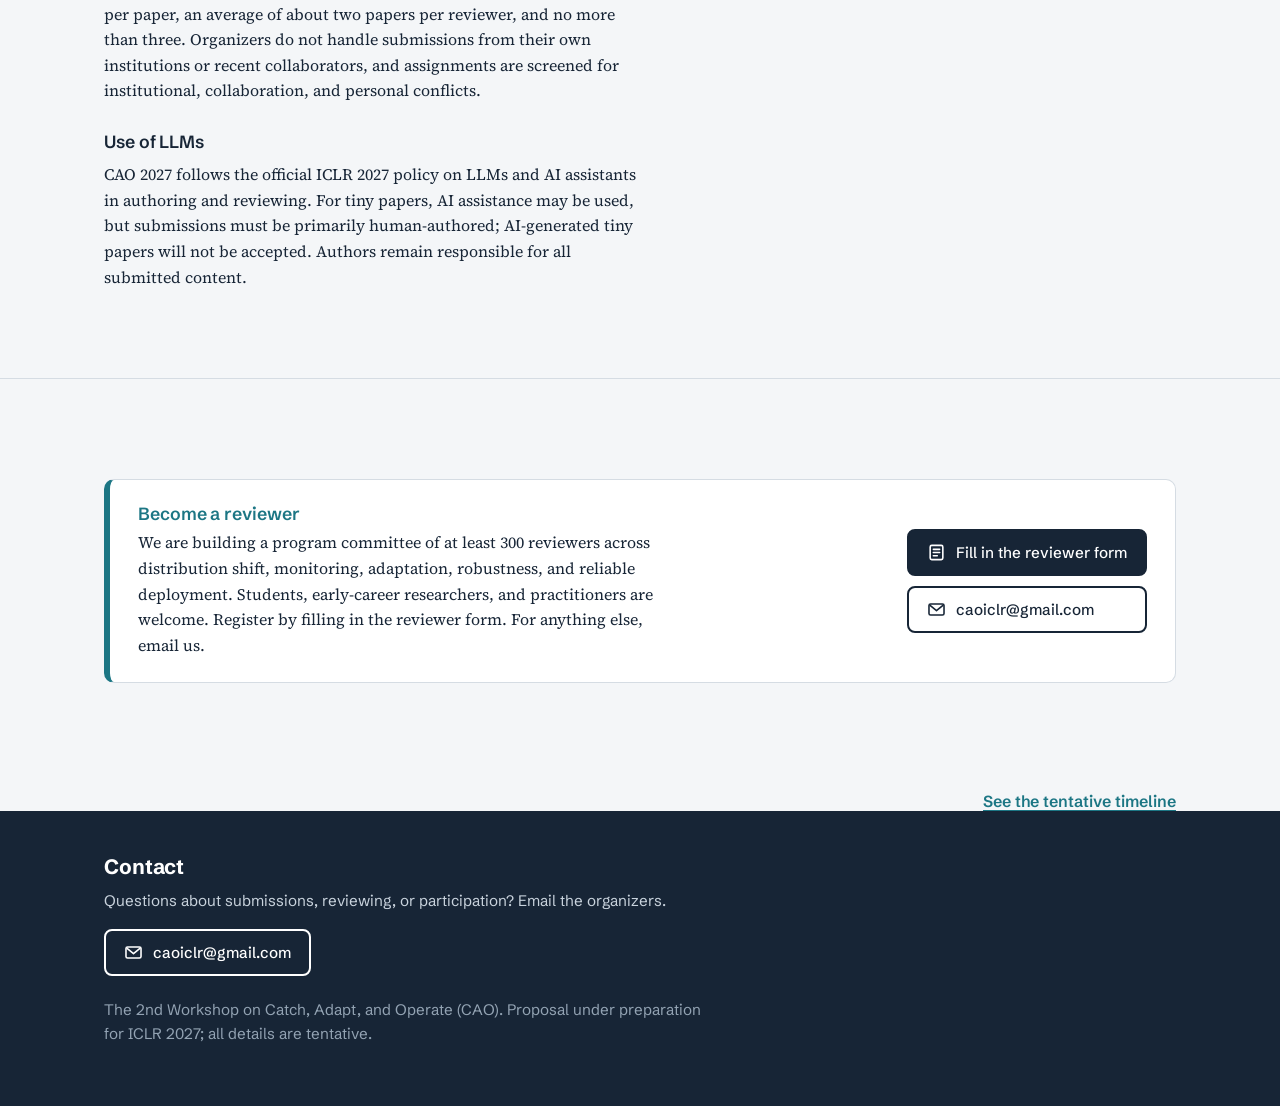
<file: call-for-papers.html>
<!doctype html>
<html lang="en">
<head>
<meta charset="utf-8">
<meta name="viewport" content="width=device-width, initial-scale=1">
<title>Call for papers · CAO 2027</title>
<meta name="description" content="The 2nd Workshop on Catch, Adapt, and Operate (CAO): Reliability Under Drift and Beyond. Proposal in preparation for ICLR 2027.">
<link rel="icon" href="data:image/svg+xml,%3Csvg xmlns='http://www.w3.org/2000/svg' viewBox='0 0 32 32'%3E%3Crect width='32' height='32' rx='6' fill='%23172536'/%3E%3Cpath d='M4 20 L11 20 L15 9 L19 23 L28 14' stroke='%23E2A417' stroke-width='3' fill='none' stroke-linecap='round' stroke-linejoin='round'/%3E%3C/svg%3E">
<link rel="preconnect" href="https://fonts.googleapis.com">
<link rel="preconnect" href="https://fonts.gstatic.com" crossorigin>
<link href="https://fonts.googleapis.com/css2?family=Schibsted+Grotesk:wght@400;500;600;700;800&family=Source+Serif+4:ital,opsz,wght@0,8..60,400;0,8..60,600;1,8..60,400&display=swap" rel="stylesheet">
<link rel="stylesheet" href="styles.css">
</head>
<body>
<div class="status" role="note"><div class="wrap"><span><strong>Under preparation for ICLR 2027.</strong> This workshop is being proposed to ICLR 2027. Program, dates, and policies are tentative and will be updated after the acceptance decision.</span></div></div>
<nav class="top" aria-label="Site">
  <div class="wrap">
    <a class="brand" href="index.html">CAO <span>2027</span></a>
    <div class="navlinks"><a href="index.html">Home</a><a href="call-for-papers.html" aria-current="page">Call for papers</a><a href="dates.html">Dates</a><a href="schedule.html">Schedule</a><a href="speakers.html">Speakers</a><a href="organizers.html">Organizers</a><a href="participate.html">Participate</a></div>
  </div>
</nav>
<header class="pagehead"><div class="wrap"><h1>Call for papers</h1></div></header>
<main>
<section id="cfp">
  <div class="wrap">
    
    <p class="intro">We invite contributions on reliable machine learning and AI after deployment. The full call will open shortly after the workshop is accepted; the details below follow our proposal and may change with the final ICLR 2027 guidelines.</p>

    <div class="cols">
      <div>
        <h3>Topics</h3>
        <ul class="ticks">
          <li>Distribution shift, nonstationarity, monitoring, and drift detection</li>
          <li>Test-time adaptation, continual learning, and online adaptation</li>
          <li>Uncertainty, calibration, and failure detection</li>
          <li>Robustness and fairness under changing conditions</li>
          <li>Monitoring and reliability of foundation models and agents</li>
          <li>Safe intervention, recovery, and human escalation</li>
          <li>Evaluation and benchmarks for deployment reliability</li>
          <li>Auditing and reliable operation in real-world systems</li>
        </ul>
      </div>
      <div>
        <h3>Work we especially want</h3>
        <p>Papers that connect more than one stage of the loop: when drift should trigger adaptation, how adaptation changes what monitoring sees next, or how reliability evolves after repeated interventions.</p>
        <p class="muted">The workshop is non-archival and favors new, exploratory, and in-progress work over finalized publications.</p>
      </div>
    </div>

    <h3>Submission types</h3>
    <div class="tracks">
      <div class="track"><h4>Research papers</h4><p>Original or ongoing work on the CAO themes, in the ICLR format.</p></div>
      <div class="track"><h4>Tiny papers</h4><p>Up to 4 pages: focused ideas, early results, diagnostic studies, new evaluations, and work in progress.</p></div>
      <div class="track"><h4>Lessons from Failures papers</h4><p>Negative findings, deployment postmortems, failed interventions, and careful analyses of unexpected behavior.</p></div>
    </div>
    <p class="muted" style="margin-top:16px">Accepted papers will be presented as contributed talks, lightning talks, posters, or in the Failure Clinic.</p>

    <div class="failures" id="failures">
      <h3>Lessons from Failures track</h3>
      <p>Negative results and failed interventions rarely fit conventional publication incentives, so many lessons about deployed systems stay private and get rediscovered. This track welcomes carefully analyzed cases of failed monitoring, unexpected drift, unsuccessful adaptation, surprising behavior, or interventions with unintended consequences. Submissions should answer four questions:</p>
      <ol>
        <li>What failed?</li>
        <li>Why was the failure hard to detect or address?</li>
        <li>What intervention was attempted, and what happened?</li>
        <li>What general lesson should the community take away?</li>
      </ol>
      <h3 style="margin-top:20px">Failure Clinic</h3>
      <p style="margin:0">A few failure cases will be selected for a live session. Each is presented briefly, then diagnosed with researchers from monitoring, distribution shift, adaptation, robustness, and deployment: which signals could have caught it earlier, whether adaptation was the right call, what alternatives existed, and what research questions it raises.</p>
    </div>

    <h3>Review process</h3>
    <p>Double-blind review on OpenReview. We aim for at least three reviews per paper, an average of about two papers per reviewer, and no more than three. Organizers do not handle submissions from their own institutions or recent collaborators, and assignments are screened for institutional, collaboration, and personal conflicts.</p>

    <h3>Use of LLMs</h3>
    <p>CAO 2027 follows the official ICLR 2027 policy on LLMs and AI assistants in authoring and reviewing. For tiny papers, AI assistance may be used, but submissions must be primarily human-authored; AI-generated tiny papers will not be accepted. Authors remain responsible for all submitted content.</p>
  </div>
</section><section id="review-call"><div class="wrap"><div class="callout" id="become-reviewer">
  <div>
    <h3>Become a reviewer</h3>
    <p>We are building a program committee of at least 300 reviewers across distribution shift, monitoring, adaptation, robustness, and reliable deployment. Students, early-career researchers, and practitioners are welcome. Register by filling in the reviewer form. For anything else, email us.</p>
  </div>
  <div class="callout-actions">
    <a class="mailbtn" href="https://docs.google.com/forms/d/1QcM-HOkQsnDMWWqiw8ZriC0iD08c02BM2C4vC3NkKGY/viewform" target="_blank" rel="noopener"><svg class="env" viewBox="0 0 24 24" aria-hidden="true" focusable="false"><rect x="4" y="3" width="16" height="18" rx="2" fill="none" stroke="currentColor" stroke-width="2"/><path d="M8 8h8M8 12h8M8 16h5" stroke="currentColor" stroke-width="2" stroke-linecap="round"/></svg><span>Fill in the reviewer form</span></a>
    <a class="mailbtn ghost" href="mailto:caoiclr@gmail.com"><svg class="env" viewBox="0 0 24 24" aria-hidden="true" focusable="false"><rect x="2.5" y="5" width="19" height="14" rx="2" fill="none" stroke="currentColor" stroke-width="2"/><path d="M3.5 6.5l8.5 7 8.5-7" fill="none" stroke="currentColor" stroke-width="2" stroke-linejoin="round"/></svg><span>caoiclr@gmail.com</span></a>
  </div>
</div></div></section><div class="wrap next"><a href="dates.html">See the tentative timeline</a></div>
</main>
<footer id="contact">
  <div class="wrap">
    <h2>Contact</h2>
    <p>Questions about submissions, reviewing, or participation? Email the organizers.</p>
    <p><a class="mailbtn light" href="mailto:caoiclr@gmail.com"><svg class="env" viewBox="0 0 24 24" aria-hidden="true" focusable="false"><rect x="2.5" y="5" width="19" height="14" rx="2" fill="none" stroke="currentColor" stroke-width="2"/><path d="M3.5 6.5l8.5 7 8.5-7" fill="none" stroke="currentColor" stroke-width="2" stroke-linejoin="round"/></svg><span>caoiclr@gmail.com</span></a></p>
    <p style="margin-top:22px;color:#93A3B3">The 2nd Workshop on Catch, Adapt, and Operate (CAO). Proposal under preparation for ICLR 2027; all details are tentative.</p>
  </div>
</footer>
</body>
</html>
</file>
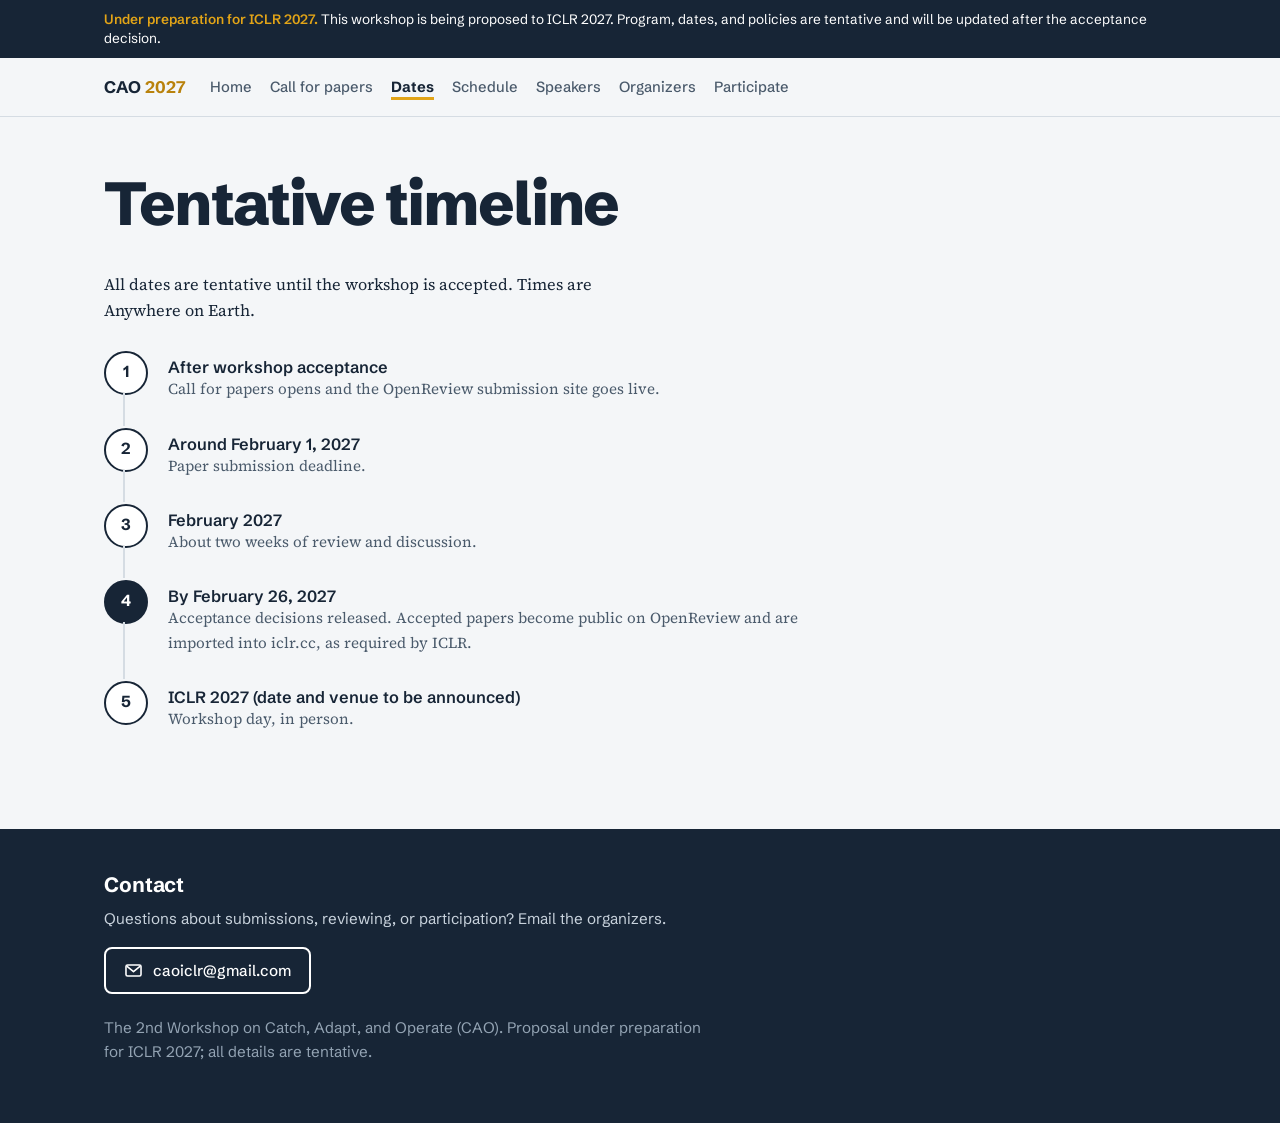
<file: dates.html>
<!doctype html>
<html lang="en">
<head>
<meta charset="utf-8">
<meta name="viewport" content="width=device-width, initial-scale=1">
<title>Dates · CAO 2027</title>
<meta name="description" content="The 2nd Workshop on Catch, Adapt, and Operate (CAO): Reliability Under Drift and Beyond. Proposal in preparation for ICLR 2027.">
<link rel="icon" href="data:image/svg+xml,%3Csvg xmlns='http://www.w3.org/2000/svg' viewBox='0 0 32 32'%3E%3Crect width='32' height='32' rx='6' fill='%23172536'/%3E%3Cpath d='M4 20 L11 20 L15 9 L19 23 L28 14' stroke='%23E2A417' stroke-width='3' fill='none' stroke-linecap='round' stroke-linejoin='round'/%3E%3C/svg%3E">
<link rel="preconnect" href="https://fonts.googleapis.com">
<link rel="preconnect" href="https://fonts.gstatic.com" crossorigin>
<link href="https://fonts.googleapis.com/css2?family=Schibsted+Grotesk:wght@400;500;600;700;800&family=Source+Serif+4:ital,opsz,wght@0,8..60,400;0,8..60,600;1,8..60,400&display=swap" rel="stylesheet">
<link rel="stylesheet" href="styles.css">
</head>
<body>
<div class="status" role="note"><div class="wrap"><span><strong>Under preparation for ICLR 2027.</strong> This workshop is being proposed to ICLR 2027. Program, dates, and policies are tentative and will be updated after the acceptance decision.</span></div></div>
<nav class="top" aria-label="Site">
  <div class="wrap">
    <a class="brand" href="index.html">CAO <span>2027</span></a>
    <div class="navlinks"><a href="index.html">Home</a><a href="call-for-papers.html">Call for papers</a><a href="dates.html" aria-current="page">Dates</a><a href="schedule.html">Schedule</a><a href="speakers.html">Speakers</a><a href="organizers.html">Organizers</a><a href="participate.html">Participate</a></div>
  </div>
</nav>
<header class="pagehead"><div class="wrap"><h1>Tentative timeline</h1></div></header>
<main>
<section id="dates">
  <div class="wrap">
    
    <p class="intro">All dates are tentative until the workshop is accepted. Times are Anywhere on Earth.</p>
    <ol class="timeline">
      <li><span class="when">After workshop acceptance</span><span class="what">Call for papers opens and the OpenReview submission site goes live.</span></li>
      <li><span class="when">Around February 1, 2027</span><span class="what">Paper submission deadline.</span></li>
      <li><span class="when">February 2027</span><span class="what">About two weeks of review and discussion.</span></li>
      <li class="hard"><span class="when">By February 26, 2027</span><span class="what">Acceptance decisions released. Accepted papers become public on OpenReview and are imported into iclr.cc, as required by ICLR.</span></li>
      <li><span class="when">ICLR 2027 (date and venue to be announced)</span><span class="what">Workshop day, in person.</span></li>
    </ol>
  </div>
</section>
</main>
<footer id="contact">
  <div class="wrap">
    <h2>Contact</h2>
    <p>Questions about submissions, reviewing, or participation? Email the organizers.</p>
    <p><a class="mailbtn light" href="mailto:caoiclr@gmail.com"><svg class="env" viewBox="0 0 24 24" aria-hidden="true" focusable="false"><rect x="2.5" y="5" width="19" height="14" rx="2" fill="none" stroke="currentColor" stroke-width="2"/><path d="M3.5 6.5l8.5 7 8.5-7" fill="none" stroke="currentColor" stroke-width="2" stroke-linejoin="round"/></svg><span>caoiclr@gmail.com</span></a></p>
    <p style="margin-top:22px;color:#93A3B3">The 2nd Workshop on Catch, Adapt, and Operate (CAO). Proposal under preparation for ICLR 2027; all details are tentative.</p>
  </div>
</footer>
</body>
</html>
</file>
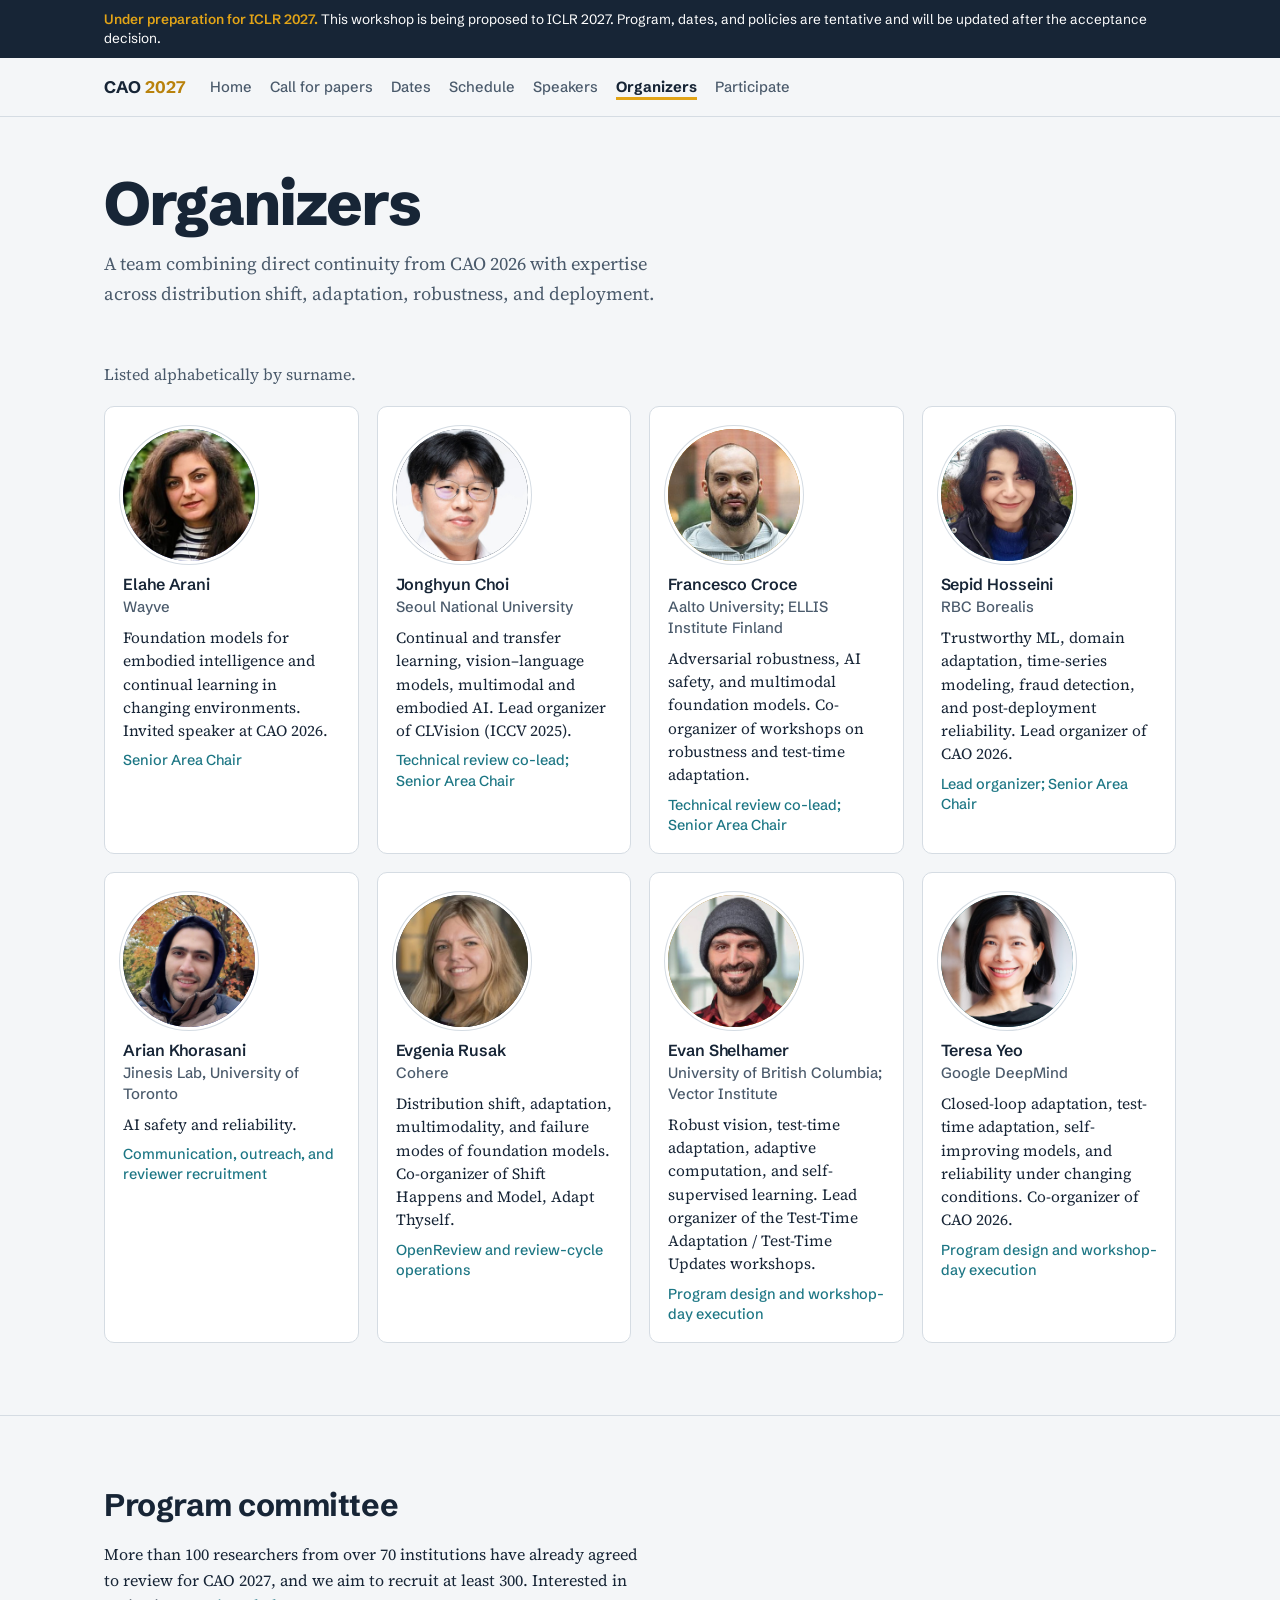
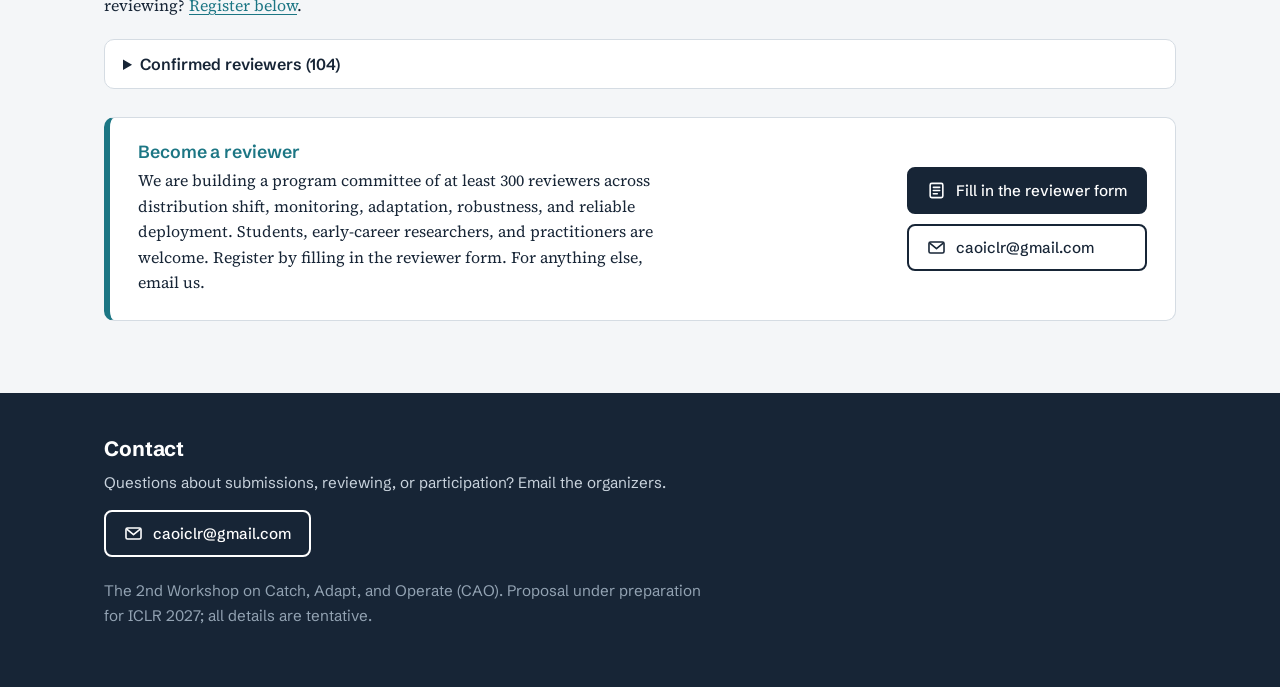
<file: organizers.html>
<!doctype html>
<html lang="en">
<head>
<meta charset="utf-8">
<meta name="viewport" content="width=device-width, initial-scale=1">
<title>Organizers · CAO 2027</title>
<meta name="description" content="The 2nd Workshop on Catch, Adapt, and Operate (CAO): Reliability Under Drift and Beyond. Proposal in preparation for ICLR 2027.">
<link rel="icon" href="data:image/svg+xml,%3Csvg xmlns='http://www.w3.org/2000/svg' viewBox='0 0 32 32'%3E%3Crect width='32' height='32' rx='6' fill='%23172536'/%3E%3Cpath d='M4 20 L11 20 L15 9 L19 23 L28 14' stroke='%23E2A417' stroke-width='3' fill='none' stroke-linecap='round' stroke-linejoin='round'/%3E%3C/svg%3E">
<link rel="preconnect" href="https://fonts.googleapis.com">
<link rel="preconnect" href="https://fonts.gstatic.com" crossorigin>
<link href="https://fonts.googleapis.com/css2?family=Schibsted+Grotesk:wght@400;500;600;700;800&family=Source+Serif+4:ital,opsz,wght@0,8..60,400;0,8..60,600;1,8..60,400&display=swap" rel="stylesheet">
<link rel="stylesheet" href="styles.css">
</head>
<body>
<div class="status" role="note"><div class="wrap"><span><strong>Under preparation for ICLR 2027.</strong> This workshop is being proposed to ICLR 2027. Program, dates, and policies are tentative and will be updated after the acceptance decision.</span></div></div>
<nav class="top" aria-label="Site">
  <div class="wrap">
    <a class="brand" href="index.html">CAO <span>2027</span></a>
    <div class="navlinks"><a href="index.html">Home</a><a href="call-for-papers.html">Call for papers</a><a href="dates.html">Dates</a><a href="schedule.html">Schedule</a><a href="speakers.html">Speakers</a><a href="organizers.html" aria-current="page">Organizers</a><a href="participate.html">Participate</a></div>
  </div>
</nav>
<header class="pagehead"><div class="wrap"><h1>Organizers</h1><p>A team combining direct continuity from CAO 2026 with expertise across distribution shift, adaptation, robustness, and deployment.</p></div></header>
<main>

<section id="organizers"><div class="wrap">
  <p class="muted">Listed alphabetically by surname.</p>
  <div class="orgs"><article class="person"><a class="photolink" href="https://sites.google.com/view/elahe-arani/" target="_blank" rel="noopener" tabindex="-1" aria-hidden="true"><div class="photo p-operate "><span class="ini" aria-hidden="true">EA</span><img src="images/people/elahe-arani.jpg" alt="Photo of Elahe Arani" onerror="this.remove()"></div></a><div class="body"><h4><a href="https://sites.google.com/view/elahe-arani/" target="_blank" rel="noopener" title="Open Elahe Arani’s website">Elahe Arani</a></h4><div class="aff">Wayve</div><p>Foundation models for embodied intelligence and continual learning in changing environments. Invited speaker at CAO 2026.</p><div class="role">Senior Area Chair</div></div></article><article class="person"><a class="photolink" href="https://ppolon.github.io/" target="_blank" rel="noopener" tabindex="-1" aria-hidden="true"><div class="photo p-ink "><span class="ini" aria-hidden="true">JC</span><img src="images/people/jonghyun-choi.jpg" alt="Photo of Jonghyun Choi" onerror="this.remove()"></div></a><div class="body"><h4><a href="https://ppolon.github.io/" target="_blank" rel="noopener" title="Open Jonghyun Choi’s website">Jonghyun Choi</a></h4><div class="aff">Seoul National University</div><p>Continual and transfer learning, vision–language models, multimodal and embodied AI. Lead organizer of CLVision (ICCV 2025).</p><div class="role">Technical review co-lead; Senior Area Chair</div></div></article><article class="person"><a class="photolink" href="https://fra31.github.io/" target="_blank" rel="noopener" tabindex="-1" aria-hidden="true"><div class="photo p-catch "><span class="ini" aria-hidden="true">FC</span><img src="images/people/francesco-croce.jpg" alt="Photo of Francesco Croce" onerror="this.remove()"></div></a><div class="body"><h4><a href="https://fra31.github.io/" target="_blank" rel="noopener" title="Open Francesco Croce’s website">Francesco Croce</a></h4><div class="aff">Aalto University; ELLIS Institute Finland</div><p>Adversarial robustness, AI safety, and multimodal foundation models. Co-organizer of workshops on robustness and test-time adaptation.</p><div class="role">Technical review co-lead; Senior Area Chair</div></div></article><article class="person"><a class="photolink" href="https://sepidsh.github.io/" target="_blank" rel="noopener" tabindex="-1" aria-hidden="true"><div class="photo p-adapt "><span class="ini" aria-hidden="true">SH</span><img src="images/people/sepid-hosseini.jpg" alt="Photo of Sepid Hosseini" onerror="this.remove()"></div></a><div class="body"><h4><a href="https://sepidsh.github.io/" target="_blank" rel="noopener" title="Open Sepid Hosseini’s website">Sepid Hosseini</a></h4><div class="aff">RBC Borealis</div><p>Trustworthy ML, domain adaptation, time-series modeling, fraud detection, and post-deployment reliability. Lead organizer of CAO 2026.</p><div class="role">Lead organizer; Senior Area Chair</div></div></article><article class="person"><a class="photolink" href="https://sites.google.com/view/ariankhorasani/home" target="_blank" rel="noopener" tabindex="-1" aria-hidden="true"><div class="photo p-operate "><span class="ini" aria-hidden="true">AK</span><img src="images/people/arian-khorasani.jpg" alt="Photo of Arian Khorasani" onerror="this.remove()"></div></a><div class="body"><h4><a href="https://sites.google.com/view/ariankhorasani/home" target="_blank" rel="noopener" title="Open Arian Khorasani’s website">Arian Khorasani</a></h4><div class="aff">Jinesis Lab, University of Toronto</div><p>AI safety and reliability.</p><div class="role">Communication, outreach, and reviewer recruitment</div></div></article><article class="person"><a class="photolink" href="https://evgeniarusak.github.io/" target="_blank" rel="noopener" tabindex="-1" aria-hidden="true"><div class="photo p-ink "><span class="ini" aria-hidden="true">ER</span><img src="images/people/evgenia-rusak.jpg" alt="Photo of Evgenia Rusak" onerror="this.remove()"></div></a><div class="body"><h4><a href="https://evgeniarusak.github.io/" target="_blank" rel="noopener" title="Open Evgenia Rusak’s website">Evgenia Rusak</a></h4><div class="aff">Cohere</div><p>Distribution shift, adaptation, multimodality, and failure modes of foundation models. Co-organizer of Shift Happens and Model, Adapt Thyself.</p><div class="role">OpenReview and review-cycle operations</div></div></article><article class="person"><a class="photolink" href="https://imaginarynumber.net/research/" target="_blank" rel="noopener" tabindex="-1" aria-hidden="true"><div class="photo p-catch "><span class="ini" aria-hidden="true">ES</span><img src="images/people/evan-shelhamer.jpg" alt="Photo of Evan Shelhamer" onerror="this.remove()"></div></a><div class="body"><h4><a href="https://imaginarynumber.net/research/" target="_blank" rel="noopener" title="Open Evan Shelhamer’s website">Evan Shelhamer</a></h4><div class="aff">University of British Columbia; Vector Institute</div><p>Robust vision, test-time adaptation, adaptive computation, and self-supervised learning. Lead organizer of the Test-Time Adaptation / Test-Time Updates workshops.</p><div class="role">Program design and workshop-day execution</div></div></article><article class="person"><a class="photolink" href="https://aserety.github.io/" target="_blank" rel="noopener" tabindex="-1" aria-hidden="true"><div class="photo p-adapt "><span class="ini" aria-hidden="true">TY</span><img src="images/people/teresa-yeo.jpg" alt="Photo of Teresa Yeo" onerror="this.remove()"></div></a><div class="body"><h4><a href="https://aserety.github.io/" target="_blank" rel="noopener" title="Open Teresa Yeo’s website">Teresa Yeo</a></h4><div class="aff">Google DeepMind</div><p>Closed-loop adaptation, test-time adaptation, self-improving models, and reliability under changing conditions. Co-organizer of CAO 2026.</p><div class="role">Program design and workshop-day execution</div></div></article></div>
</div></section>
<section id="committee"><div class="wrap"><h2>Program committee</h2>
    <p>More than 100 researchers from over 70 institutions have already agreed to review for CAO 2027, and we aim to recruit at least 300. Interested in reviewing? <a href="#become-reviewer">Register below</a>.</p>
    <details>
      <summary>Confirmed reviewers (104)</summary>
      <div class="revlist" id="revlist"></div>
    </details><div class="callout" id="become-reviewer">
  <div>
    <h3>Become a reviewer</h3>
    <p>We are building a program committee of at least 300 reviewers across distribution shift, monitoring, adaptation, robustness, and reliable deployment. Students, early-career researchers, and practitioners are welcome. Register by filling in the reviewer form. For anything else, email us.</p>
  </div>
  <div class="callout-actions">
    <a class="mailbtn" href="https://docs.google.com/forms/d/1QcM-HOkQsnDMWWqiw8ZriC0iD08c02BM2C4vC3NkKGY/viewform" target="_blank" rel="noopener"><svg class="env" viewBox="0 0 24 24" aria-hidden="true" focusable="false"><rect x="4" y="3" width="16" height="18" rx="2" fill="none" stroke="currentColor" stroke-width="2"/><path d="M8 8h8M8 12h8M8 16h5" stroke="currentColor" stroke-width="2" stroke-linecap="round"/></svg><span>Fill in the reviewer form</span></a>
    <a class="mailbtn ghost" href="mailto:caoiclr@gmail.com"><svg class="env" viewBox="0 0 24 24" aria-hidden="true" focusable="false"><rect x="2.5" y="5" width="19" height="14" rx="2" fill="none" stroke="currentColor" stroke-width="2"/><path d="M3.5 6.5l8.5 7 8.5-7" fill="none" stroke="currentColor" stroke-width="2" stroke-linejoin="round"/></svg><span>caoiclr@gmail.com</span></a>
  </div>
</div></div></section>
<script>
// Confirmed reviewers, grouped by institution. Edit this list to add or remove reviewers.
const reviewers = [
  ["Adobe",["Aprameya Bharadwaj"]],["Quadeye",["Sukrit Jindal"]],
  ["RBC Borealis",["Amin Shabani","Fred Tung","Edward Smith","Shahrzad Kianidehkordi","Hossein Sharifi"]],
  ["Upper Hand",["Trishita Dhara"]],
  ["Google",["Debanshu Das","Pooja Jhunjhunwala","Rishabh Patil","Dimitris Paparas"]],
  ["Mila",["Arian Khorasani","Shayan Nejadshamsi","Darshan Patil"]],
  ["Salesforce",["Surbhi Motghare"]],["Concordia Univ.",["Omid Reza Heidari"]],
  ["UBC",["Yash Mali","Siddharth Rout","Tim G Zhou","Vivian White","Qiaoyue Tang","Zefeng Li"]],
  ["RBC",["Thibaut Durand"]],
  ["UW-Madison",["Sungjun Cho","Yi Chen","Geunwoo Park"]],["Mem0",["Agam Pandey"]],
  ["UAlberta",["Deepak Mamillapalli","Thanh Nguyen","Chirooth Girigowda","Golnaz Mesbahi","Tulika Chakraborty","Gabriel Chukwu Okoli"]],
  ["Tulane",["Yunbei Zhang"]],["DeepMind",["Sridhar Thiagarajan"]],
  ["CMU",["Ashish Vashist","Lara Sofia Pinto Sá Neves","Mayank Ravishankara"]],
  ["IIIT Allahabad",["Gora Chand Nandi","Mohammad Saqlain"]],
  ["Tübingen",["Alexander Rubinstein"]],["IFAM",["Albert França Josuá Costa"]],
  ["Indiana",["Yue Yu"]],["Cambridge",["Zheyuan Hu"]],["Kookmin Univ.",["Mingyu Kim"]],
  ["Brownian",["Ahmed Wez"]],["Abdelmalek Essaâdi Univ.",["Hamza Nadif"]],
  ["Amazon",["Abhinav Bohra","Pranav Ladkat","Rishabh Agrawal","Ke Wang","Tarun Prasad"]],
  ["Mohammed First Univ.",["Ismail Lamaakal","Chaymae Yahyati"]],
  ["uOttawa",["Fardad Dadboud","Hamid Azad"]],["UMich-Dearborn",["Yunus Zeytuncu"]],
  ["CUHK-Shenzhen",["Juexiao Zhou"]],["Cologne",["Mohammad Sadegh Akhondzadeh"]],
  ["Independent",["Maksim Kazanskii"]],["Stanford",["Xiangning Lin"]],["RIT",["Marzieh Amiri Shahbazi"]],
  ["Georgia Tech",["Dessailly Kikuku"]],["LocationMind",["Zekun Cai"]],["Fudan",["Zhenyu Yu"]],
  ["Wealthsimple",["Vahab Khoshdel"]],["MBZUAI",["Yongqiang Chen"]],
  ["Sultan Moulay Slimane Univ.",["Yassine Maleh"]],["TU Wien",["Monika Farsang"]],
  ["Chalmers",["Jayadev Naram"]],["IIT Bombay",["Pirzada Suhail"]],["MAHE",["Sohan Venkatesh"]],
  ["École Polytechnique",["Martin Gubri"]],["Workday",["Raghav Sharma"]],["Stripe",["Yashu Pura Lingaraju"]],
  ["Apple",["Xing Jin"]],["KDI School",["Sungkyu Park"]],["Qualcomm",["Motasem Alfarra"]],
  ["DKFZ",["Giuseppe Serra"]],["Sprinklr",["Aayush Kubba"]],["JPMC",["Nishan Srishankar"]],
  ["ConvoSearch",["Shardul Aggarwal"]],["Safran SA",["Jennifer Vandoni"]],
  ["IIT Kharagpur",["Ayush Sunil Munot"]],["Manulife Canada",["Rafael Madrigal"]],
  ["Boston Univ.",["Spyridon Konstantinos Dragazis"]],["Panasonic",["Sarina Hosseini"]],
  ["Vector",["Ehsan Ur Rahman Mohammed"]],["Seoul National Univ.",["Minhyuk Seo"]],
  ["Nanyang Technological Univ.",["Jaehong Yoon","Tang Zhenwei"]],["Univ. of Bremen",["Martin Mundt"]],
  ["KU Leuven",["Timm Hess"]],["National Univ. of Singapore",["Shantam Sharma","Nhung Bui"]],
  ["UT Austin",["Smriti Singh"]],["Virginia Tech",["Rohit Kumar Salla"]],["Netflix",["Dewang Sultania"]],
  ["MD Anderson Cancer Center",["Anas Zafar"]],["Innopolis Univ.",["Artem Matevosian"]],
  ["Univ. of Pisa",["Eric Nuertey Coleman"]],["University of Calgary",["Mahmudul Haque"]],
  ["ETS Montreal",["Heitor Rapela Medeiros"]]
];
const box = document.getElementById("revlist");
let n = 0;
reviewers.forEach(([inst, names]) => {
  n += names.length;
  const d = document.createElement("div");
  const b = document.createElement("b"); b.textContent = names.join(", ");
  d.append(b, " (" + inst + ")");
  box.append(d);
});
document.querySelector("#committee summary").textContent = "Confirmed reviewers (" + n + ")";
</script>
</main>
<footer id="contact">
  <div class="wrap">
    <h2>Contact</h2>
    <p>Questions about submissions, reviewing, or participation? Email the organizers.</p>
    <p><a class="mailbtn light" href="mailto:caoiclr@gmail.com"><svg class="env" viewBox="0 0 24 24" aria-hidden="true" focusable="false"><rect x="2.5" y="5" width="19" height="14" rx="2" fill="none" stroke="currentColor" stroke-width="2"/><path d="M3.5 6.5l8.5 7 8.5-7" fill="none" stroke="currentColor" stroke-width="2" stroke-linejoin="round"/></svg><span>caoiclr@gmail.com</span></a></p>
    <p style="margin-top:22px;color:#93A3B3">The 2nd Workshop on Catch, Adapt, and Operate (CAO). Proposal under preparation for ICLR 2027; all details are tentative.</p>
  </div>
</footer>
</body>
</html>
</file>
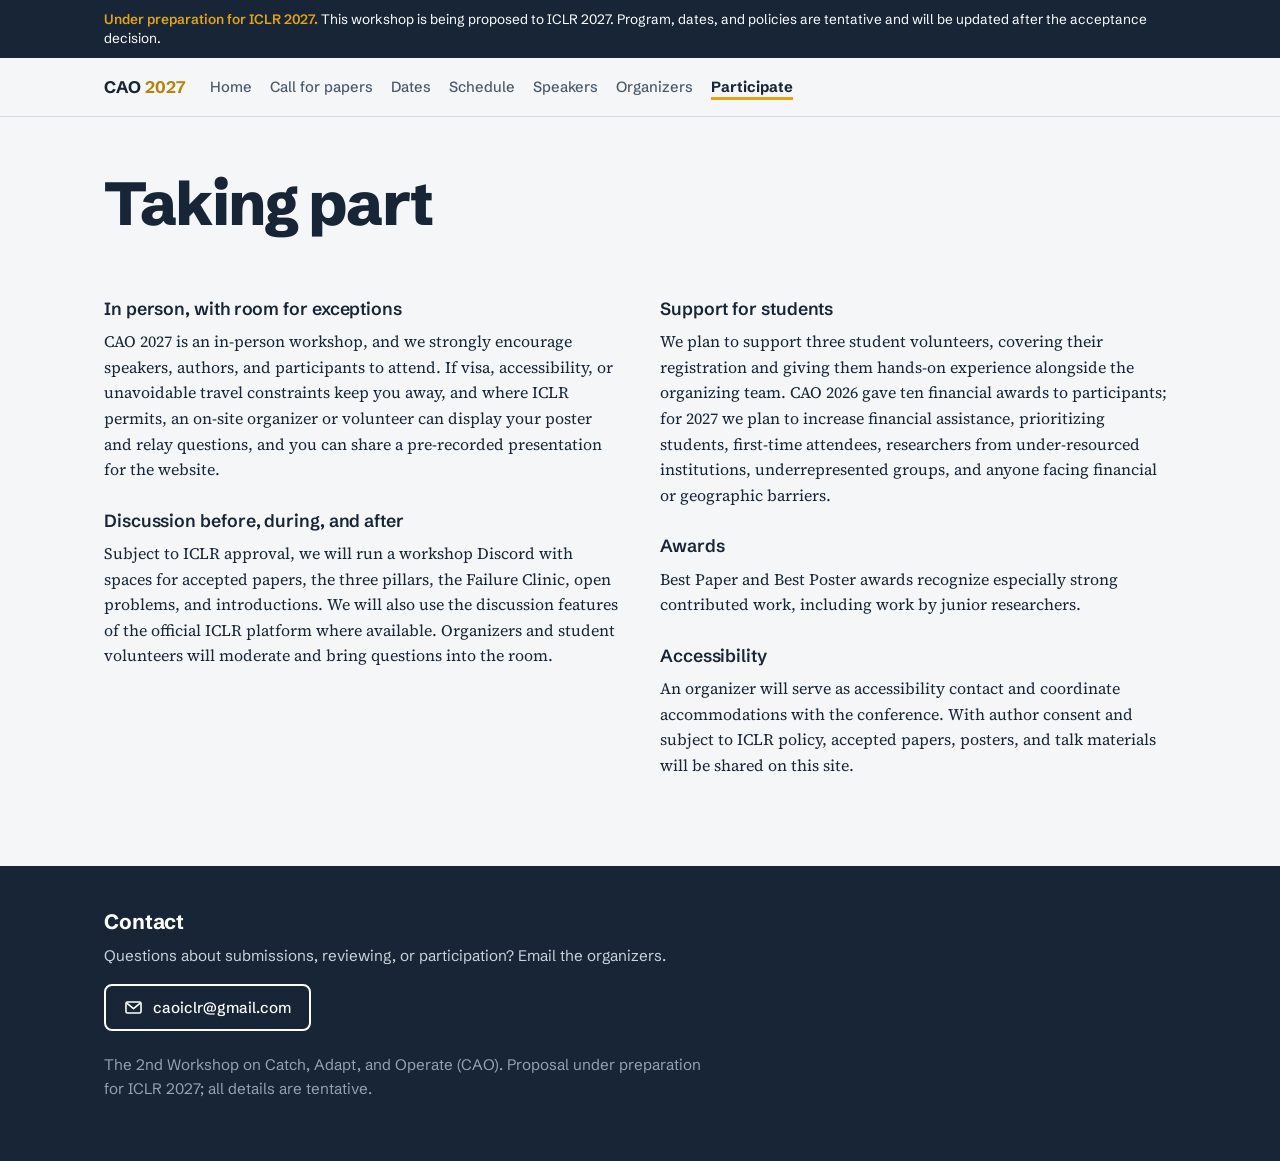
<file: participate.html>
<!doctype html>
<html lang="en">
<head>
<meta charset="utf-8">
<meta name="viewport" content="width=device-width, initial-scale=1">
<title>Participate · CAO 2027</title>
<meta name="description" content="The 2nd Workshop on Catch, Adapt, and Operate (CAO): Reliability Under Drift and Beyond. Proposal in preparation for ICLR 2027.">
<link rel="icon" href="data:image/svg+xml,%3Csvg xmlns='http://www.w3.org/2000/svg' viewBox='0 0 32 32'%3E%3Crect width='32' height='32' rx='6' fill='%23172536'/%3E%3Cpath d='M4 20 L11 20 L15 9 L19 23 L28 14' stroke='%23E2A417' stroke-width='3' fill='none' stroke-linecap='round' stroke-linejoin='round'/%3E%3C/svg%3E">
<link rel="preconnect" href="https://fonts.googleapis.com">
<link rel="preconnect" href="https://fonts.gstatic.com" crossorigin>
<link href="https://fonts.googleapis.com/css2?family=Schibsted+Grotesk:wght@400;500;600;700;800&family=Source+Serif+4:ital,opsz,wght@0,8..60,400;0,8..60,600;1,8..60,400&display=swap" rel="stylesheet">
<link rel="stylesheet" href="styles.css">
</head>
<body>
<div class="status" role="note"><div class="wrap"><span><strong>Under preparation for ICLR 2027.</strong> This workshop is being proposed to ICLR 2027. Program, dates, and policies are tentative and will be updated after the acceptance decision.</span></div></div>
<nav class="top" aria-label="Site">
  <div class="wrap">
    <a class="brand" href="index.html">CAO <span>2027</span></a>
    <div class="navlinks"><a href="index.html">Home</a><a href="call-for-papers.html">Call for papers</a><a href="dates.html">Dates</a><a href="schedule.html">Schedule</a><a href="speakers.html">Speakers</a><a href="organizers.html">Organizers</a><a href="participate.html" aria-current="page">Participate</a></div>
  </div>
</nav>
<header class="pagehead"><div class="wrap"><h1>Taking part</h1></div></header>
<main>
<section id="participate">
  <div class="wrap">
    
    <div class="cols">
      <div>
        <h3>In person, with room for exceptions</h3>
        <p>CAO 2027 is an in-person workshop, and we strongly encourage speakers, authors, and participants to attend. If visa, accessibility, or unavoidable travel constraints keep you away, and where ICLR permits, an on-site organizer or volunteer can display your poster and relay questions, and you can share a pre-recorded presentation for the website.</p>
        <h3>Discussion before, during, and after</h3>
        <p>Subject to ICLR approval, we will run a workshop Discord with spaces for accepted papers, the three pillars, the Failure Clinic, open problems, and introductions. We will also use the discussion features of the official ICLR platform where available. Organizers and student volunteers will moderate and bring questions into the room.</p>
      </div>
      <div>
        <h3>Support for students</h3>
        <p>We plan to support three student volunteers, covering their registration and giving them hands-on experience alongside the organizing team. CAO 2026 gave ten financial awards to participants; for 2027 we plan to increase financial assistance, prioritizing students, first-time attendees, researchers from under-resourced institutions, underrepresented groups, and anyone facing financial or geographic barriers.</p>
        <h3>Awards</h3>
        <p>Best Paper and Best Poster awards recognize especially strong contributed work, including work by junior researchers.</p>
        <h3>Accessibility</h3>
        <p>An organizer will serve as accessibility contact and coordinate accommodations with the conference. With author consent and subject to ICLR policy, accepted papers, posters, and talk materials will be shared on this site.</p>
      </div>
    </div>
  </div>
</section>
</main>
<footer id="contact">
  <div class="wrap">
    <h2>Contact</h2>
    <p>Questions about submissions, reviewing, or participation? Email the organizers.</p>
    <p><a class="mailbtn light" href="mailto:caoiclr@gmail.com"><svg class="env" viewBox="0 0 24 24" aria-hidden="true" focusable="false"><rect x="2.5" y="5" width="19" height="14" rx="2" fill="none" stroke="currentColor" stroke-width="2"/><path d="M3.5 6.5l8.5 7 8.5-7" fill="none" stroke="currentColor" stroke-width="2" stroke-linejoin="round"/></svg><span>caoiclr@gmail.com</span></a></p>
    <p style="margin-top:22px;color:#93A3B3">The 2nd Workshop on Catch, Adapt, and Operate (CAO). Proposal under preparation for ICLR 2027; all details are tentative.</p>
  </div>
</footer>
</body>
</html>
</file>
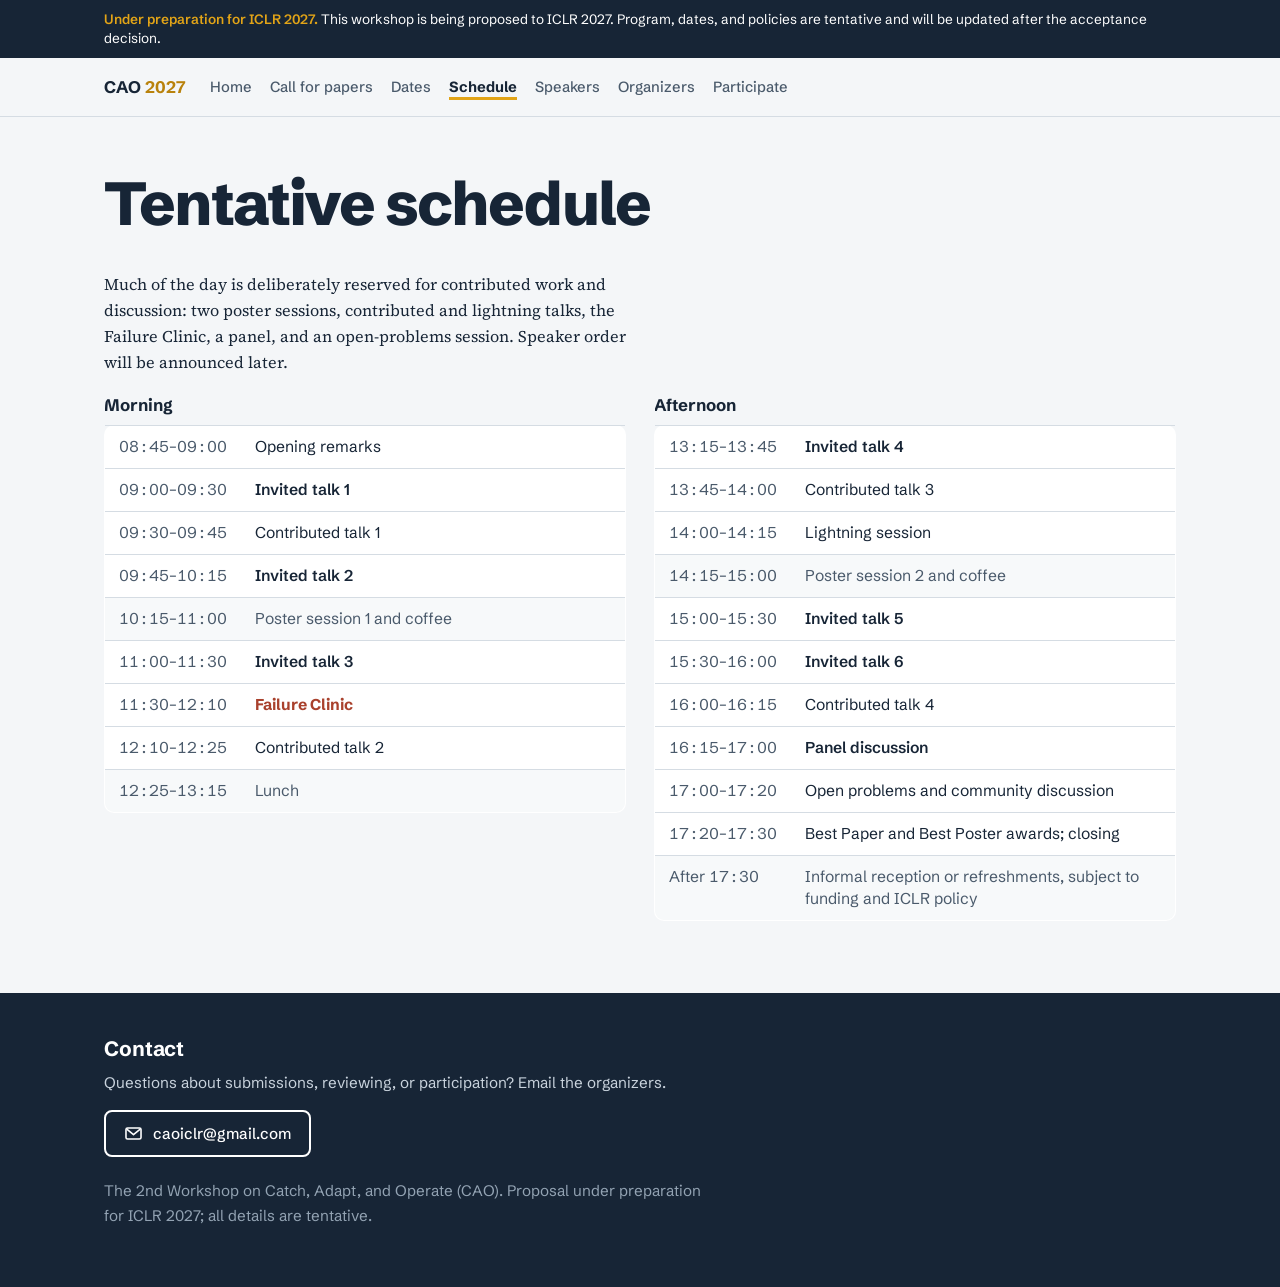
<file: schedule.html>
<!doctype html>
<html lang="en">
<head>
<meta charset="utf-8">
<meta name="viewport" content="width=device-width, initial-scale=1">
<title>Schedule · CAO 2027</title>
<meta name="description" content="The 2nd Workshop on Catch, Adapt, and Operate (CAO): Reliability Under Drift and Beyond. Proposal in preparation for ICLR 2027.">
<link rel="icon" href="data:image/svg+xml,%3Csvg xmlns='http://www.w3.org/2000/svg' viewBox='0 0 32 32'%3E%3Crect width='32' height='32' rx='6' fill='%23172536'/%3E%3Cpath d='M4 20 L11 20 L15 9 L19 23 L28 14' stroke='%23E2A417' stroke-width='3' fill='none' stroke-linecap='round' stroke-linejoin='round'/%3E%3C/svg%3E">
<link rel="preconnect" href="https://fonts.googleapis.com">
<link rel="preconnect" href="https://fonts.gstatic.com" crossorigin>
<link href="https://fonts.googleapis.com/css2?family=Schibsted+Grotesk:wght@400;500;600;700;800&family=Source+Serif+4:ital,opsz,wght@0,8..60,400;0,8..60,600;1,8..60,400&display=swap" rel="stylesheet">
<link rel="stylesheet" href="styles.css">
</head>
<body>
<div class="status" role="note"><div class="wrap"><span><strong>Under preparation for ICLR 2027.</strong> This workshop is being proposed to ICLR 2027. Program, dates, and policies are tentative and will be updated after the acceptance decision.</span></div></div>
<nav class="top" aria-label="Site">
  <div class="wrap">
    <a class="brand" href="index.html">CAO <span>2027</span></a>
    <div class="navlinks"><a href="index.html">Home</a><a href="call-for-papers.html">Call for papers</a><a href="dates.html">Dates</a><a href="schedule.html" aria-current="page">Schedule</a><a href="speakers.html">Speakers</a><a href="organizers.html">Organizers</a><a href="participate.html">Participate</a></div>
  </div>
</nav>
<header class="pagehead"><div class="wrap"><h1>Tentative schedule</h1></div></header>
<main>
<section id="schedule">
  <div class="wrap">
    
    <p class="intro">Much of the day is deliberately reserved for contributed work and discussion: two poster sessions, contributed and lightning talks, the Failure Clinic, a panel, and an open-problems session. Speaker order will be announced later.</p>
    <div class="sched">
      <table>
        <caption>Morning</caption>
        <tbody>
          <tr><td class="t">08:45–09:00</td><td>Opening remarks</td></tr>
          <tr class="k-invited"><td class="t">09:00–09:30</td><td>Invited talk 1</td></tr>
          <tr><td class="t">09:30–09:45</td><td>Contributed talk 1</td></tr>
          <tr class="k-invited"><td class="t">09:45–10:15</td><td>Invited talk 2</td></tr>
          <tr class="k-break"><td class="t">10:15–11:00</td><td>Poster session 1 and coffee</td></tr>
          <tr class="k-invited"><td class="t">11:00–11:30</td><td>Invited talk 3</td></tr>
          <tr class="k-fail"><td class="t">11:30–12:10</td><td>Failure Clinic</td></tr>
          <tr><td class="t">12:10–12:25</td><td>Contributed talk 2</td></tr>
          <tr class="k-break"><td class="t">12:25–13:15</td><td>Lunch</td></tr>
        </tbody>
      </table>
      <table>
        <caption>Afternoon</caption>
        <tbody>
          <tr class="k-invited"><td class="t">13:15–13:45</td><td>Invited talk 4</td></tr>
          <tr><td class="t">13:45–14:00</td><td>Contributed talk 3</td></tr>
          <tr><td class="t">14:00–14:15</td><td>Lightning session</td></tr>
          <tr class="k-break"><td class="t">14:15–15:00</td><td>Poster session 2 and coffee</td></tr>
          <tr class="k-invited"><td class="t">15:00–15:30</td><td>Invited talk 5</td></tr>
          <tr class="k-invited"><td class="t">15:30–16:00</td><td>Invited talk 6</td></tr>
          <tr><td class="t">16:00–16:15</td><td>Contributed talk 4</td></tr>
          <tr class="k-invited"><td class="t">16:15–17:00</td><td>Panel discussion</td></tr>
          <tr><td class="t">17:00–17:20</td><td>Open problems and community discussion</td></tr>
          <tr><td class="t">17:20–17:30</td><td>Best Paper and Best Poster awards; closing</td></tr>
          <tr class="k-break"><td class="t">After 17:30</td><td>Informal reception or refreshments, subject to funding and ICLR policy</td></tr>
        </tbody>
      </table>
    </div>
  </div>
</section>
</main>
<footer id="contact">
  <div class="wrap">
    <h2>Contact</h2>
    <p>Questions about submissions, reviewing, or participation? Email the organizers.</p>
    <p><a class="mailbtn light" href="mailto:caoiclr@gmail.com"><svg class="env" viewBox="0 0 24 24" aria-hidden="true" focusable="false"><rect x="2.5" y="5" width="19" height="14" rx="2" fill="none" stroke="currentColor" stroke-width="2"/><path d="M3.5 6.5l8.5 7 8.5-7" fill="none" stroke="currentColor" stroke-width="2" stroke-linejoin="round"/></svg><span>caoiclr@gmail.com</span></a></p>
    <p style="margin-top:22px;color:#93A3B3">The 2nd Workshop on Catch, Adapt, and Operate (CAO). Proposal under preparation for ICLR 2027; all details are tentative.</p>
  </div>
</footer>
</body>
</html>
</file>
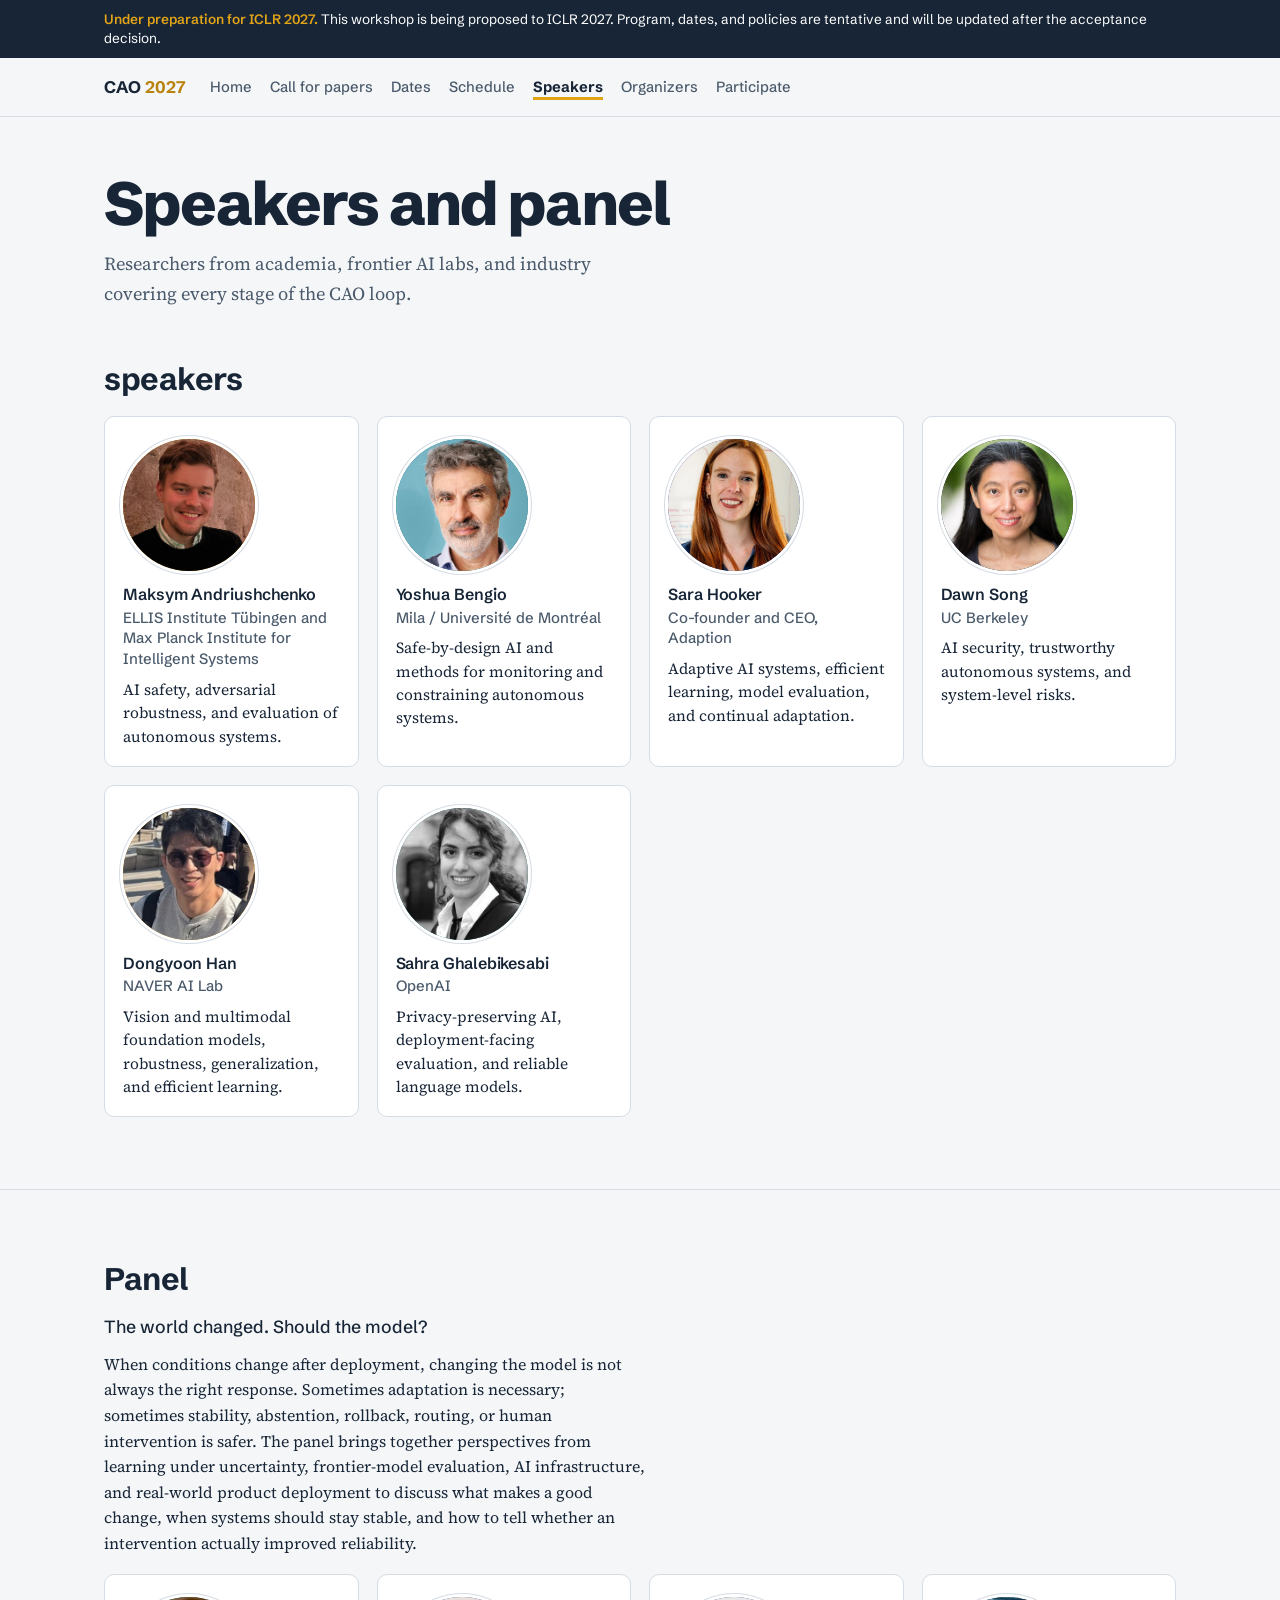
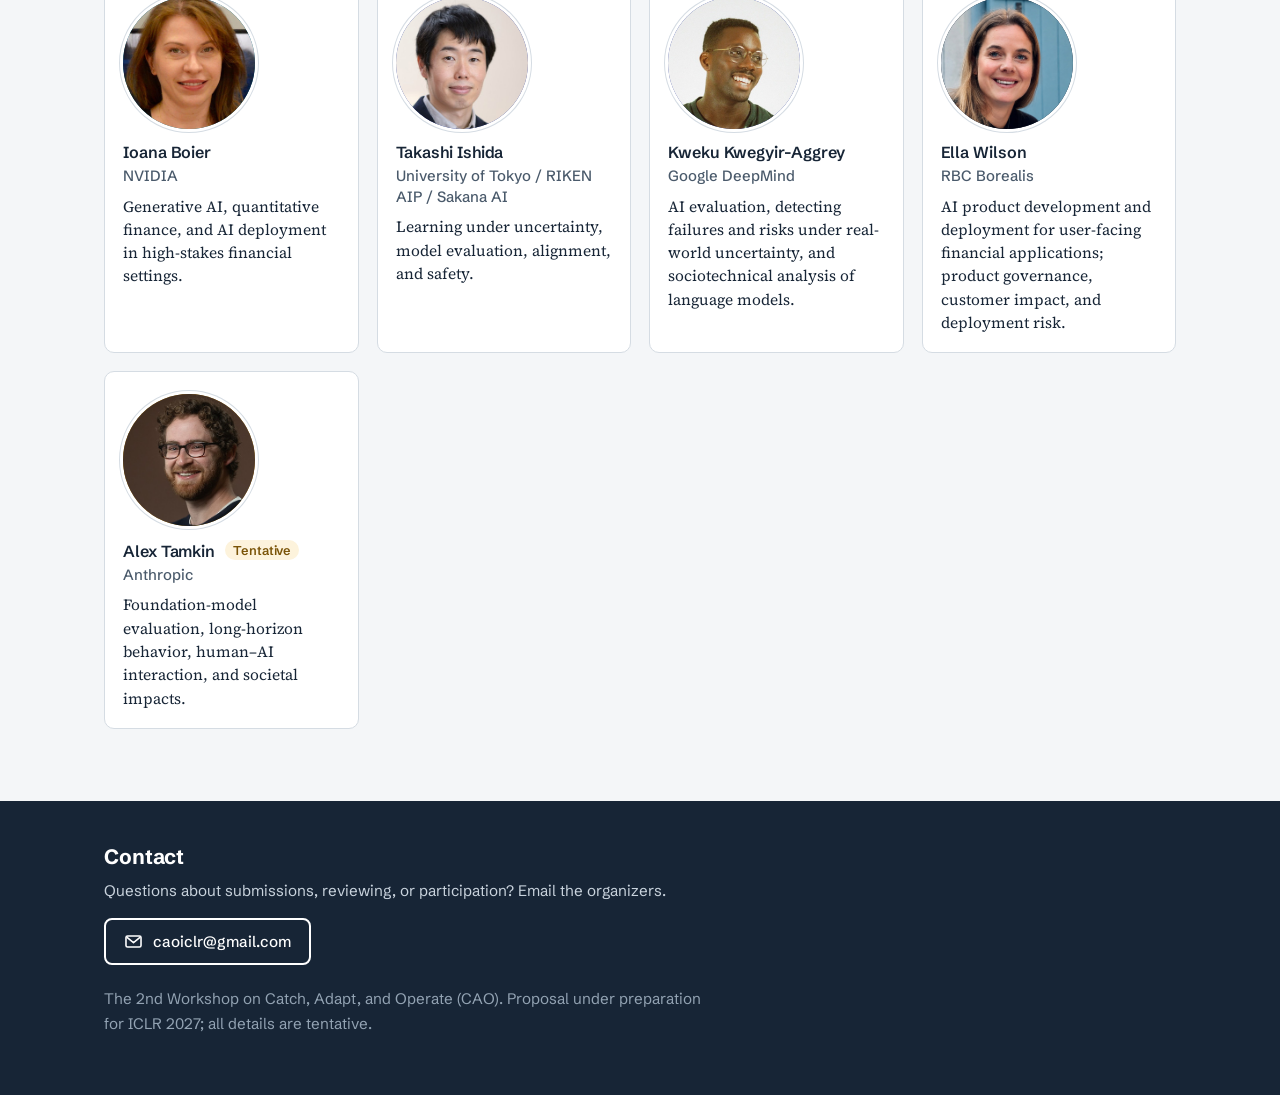
<file: speakers.html>
<!doctype html>
<html lang="en">
<head>
<meta charset="utf-8">
<meta name="viewport" content="width=device-width, initial-scale=1">
<title>Speakers · CAO 2027</title>
<meta name="description" content="The 2nd Workshop on Catch, Adapt, and Operate (CAO): Reliability Under Drift and Beyond. Proposal in preparation for ICLR 2027.">
<link rel="icon" href="data:image/svg+xml,%3Csvg xmlns='http://www.w3.org/2000/svg' viewBox='0 0 32 32'%3E%3Crect width='32' height='32' rx='6' fill='%23172536'/%3E%3Cpath d='M4 20 L11 20 L15 9 L19 23 L28 14' stroke='%23E2A417' stroke-width='3' fill='none' stroke-linecap='round' stroke-linejoin='round'/%3E%3C/svg%3E">
<link rel="preconnect" href="https://fonts.googleapis.com">
<link rel="preconnect" href="https://fonts.gstatic.com" crossorigin>
<link href="https://fonts.googleapis.com/css2?family=Schibsted+Grotesk:wght@400;500;600;700;800&family=Source+Serif+4:ital,opsz,wght@0,8..60,400;0,8..60,600;1,8..60,400&display=swap" rel="stylesheet">
<link rel="stylesheet" href="styles.css">
</head>
<body>
<div class="status" role="note"><div class="wrap"><span><strong>Under preparation for ICLR 2027.</strong> This workshop is being proposed to ICLR 2027. Program, dates, and policies are tentative and will be updated after the acceptance decision.</span></div></div>
<nav class="top" aria-label="Site">
  <div class="wrap">
    <a class="brand" href="index.html">CAO <span>2027</span></a>
    <div class="navlinks"><a href="index.html">Home</a><a href="call-for-papers.html">Call for papers</a><a href="dates.html">Dates</a><a href="schedule.html">Schedule</a><a href="speakers.html" aria-current="page">Speakers</a><a href="organizers.html">Organizers</a><a href="participate.html">Participate</a></div>
  </div>
</nav>
<header class="pagehead"><div class="wrap"><h1>Speakers and panel</h1><p>Researchers from academia, frontier AI labs, and industry covering every stage of the CAO loop.</p></div></header>
<main>

<section id="speakers"><div class="wrap">
  <h2>speakers</h2>
  <div class="people"><article class="person"><a class="photolink" href="https://www.andriushchenko.me/" target="_blank" rel="noopener" tabindex="-1" aria-hidden="true"><div class="photo p-catch "><span class="ini" aria-hidden="true">MA</span><img src="images/people/maksym-andriushchenko.jpg" alt="Photo of Maksym Andriushchenko" onerror="this.remove()"></div></a><div class="body"><h4><a href="https://www.andriushchenko.me/" target="_blank" rel="noopener" title="Open Maksym Andriushchenko’s website">Maksym Andriushchenko</a></h4><div class="aff">ELLIS Institute Tübingen and Max Planck Institute for Intelligent Systems</div><p>AI safety, adversarial robustness, and evaluation of autonomous systems.</p></div></article><article class="person"><a class="photolink" href="https://yoshuabengio.org/" target="_blank" rel="noopener" tabindex="-1" aria-hidden="true"><div class="photo p-adapt "><span class="ini" aria-hidden="true">YB</span><img src="images/people/yoshua-bengio.jpg" alt="Photo of Yoshua Bengio" onerror="this.remove()"></div></a><div class="body"><h4><a href="https://yoshuabengio.org/" target="_blank" rel="noopener" title="Open Yoshua Bengio’s website">Yoshua Bengio</a></h4><div class="aff">Mila / Université de Montréal</div><p>Safe-by-design AI and methods for monitoring and constraining autonomous systems.</p></div></article><article class="person"><a class="photolink" href="https://www.sarahooker.org/" target="_blank" rel="noopener" tabindex="-1" aria-hidden="true"><div class="photo p-operate "><span class="ini" aria-hidden="true">SH</span><img src="images/people/sara-hooker.jpg" alt="Photo of Sara Hooker" onerror="this.remove()"></div></a><div class="body"><h4><a href="https://www.sarahooker.org/" target="_blank" rel="noopener" title="Open Sara Hooker’s website">Sara Hooker</a></h4><div class="aff">Co-founder and CEO, Adaption</div><p>Adaptive AI systems, efficient learning, model evaluation, and continual adaptation.</p></div></article><article class="person"><a class="photolink" href="https://people.eecs.berkeley.edu/~dawnsong/" target="_blank" rel="noopener" tabindex="-1" aria-hidden="true"><div class="photo p-ink "><span class="ini" aria-hidden="true">DS</span><img src="images/people/dawn-song.jpg" alt="Photo of Dawn Song" onerror="this.remove()"></div></a><div class="body"><h4><a href="https://people.eecs.berkeley.edu/~dawnsong/" target="_blank" rel="noopener" title="Open Dawn Song’s website">Dawn Song</a></h4><div class="aff">UC Berkeley</div><p>AI security, trustworthy autonomous systems, and system-level risks.</p></div></article><article class="person"><a class="photolink" href="https://dongyoonhan.github.io/" target="_blank" rel="noopener" tabindex="-1" aria-hidden="true"><div class="photo p-catch "><span class="ini" aria-hidden="true">DH</span><img src="images/people/dongyoon-han.jpg" alt="Photo of Dongyoon Han" onerror="this.remove()"></div></a><div class="body"><h4><a href="https://dongyoonhan.github.io/" target="_blank" rel="noopener" title="Open Dongyoon Han’s website">Dongyoon Han</a></h4><div class="aff">NAVER AI Lab</div><p>Vision and multimodal foundation models, robustness, generalization, and efficient learning.</p></div></article><article class="person"><a class="photolink" href="https://sghalebikesabi.github.io/" target="_blank" rel="noopener" tabindex="-1" aria-hidden="true"><div class="photo p-adapt "><span class="ini" aria-hidden="true">SG</span><img src="images/people/sahra-ghalebikesabi.jpg" alt="Photo of Sahra Ghalebikesabi" onerror="this.remove()"></div></a><div class="body"><h4><a href="https://sghalebikesabi.github.io/" target="_blank" rel="noopener" title="Open Sahra Ghalebikesabi’s website">Sahra Ghalebikesabi</a></h4><div class="aff">OpenAI</div><p>Privacy-preserving AI, deployment-facing evaluation, and reliable language models.</p></div></article></div>
</div></section>
<section id="panel"><div class="wrap">
  <h2>Panel</h2>
  <p class="panel-theme">The world changed. Should the model?</p>
  <p>When conditions change after deployment, changing the model is not always the right response. Sometimes adaptation is necessary; sometimes stability, abstention, rollback, routing, or human intervention is safer. The panel brings together perspectives from learning under uncertainty, frontier-model evaluation, AI infrastructure, and real-world product deployment to discuss what makes a good change, when systems should stay stable, and how to tell whether an intervention actually improved reliability.</p>
  <div class="people"><article class="person"><a class="photolink" href="https://ioanaboier.com/" target="_blank" rel="noopener" tabindex="-1" aria-hidden="true"><div class="photo p-adapt "><span class="ini" aria-hidden="true">IB</span><img src="images/people/ioana-boier.jpg" alt="Photo of Ioana Boier" onerror="this.remove()"></div></a><div class="body"><h4><a href="https://ioanaboier.com/" target="_blank" rel="noopener" title="Open Ioana Boier’s website">Ioana Boier</a></h4><div class="aff">NVIDIA</div><p>Generative AI, quantitative finance, and AI deployment in high-stakes financial settings.</p></div></article><article class="person"><a class="photolink" href="https://takashiishida.github.io/" target="_blank" rel="noopener" tabindex="-1" aria-hidden="true"><div class="photo p-operate "><span class="ini" aria-hidden="true">TI</span><img src="images/people/takashi-ishida.jpg" alt="Photo of Takashi Ishida" onerror="this.remove()"></div></a><div class="body"><h4><a href="https://takashiishida.github.io/" target="_blank" rel="noopener" title="Open Takashi Ishida’s website">Takashi Ishida</a></h4><div class="aff">University of Tokyo / RIKEN AIP / Sakana AI</div><p>Learning under uncertainty, model evaluation, alignment, and safety.</p></div></article><article class="person"><a class="photolink" href="https://kweku.page" target="_blank" rel="noopener" tabindex="-1" aria-hidden="true"><div class="photo p-operate "><span class="ini" aria-hidden="true">KK</span><img src="images/people/kweku-kwegyir-aggrey.jpg" alt="Photo of Kweku Kwegyir-Aggrey" onerror="this.remove()"></div></a><div class="body"><h4><a href="https://kweku.page" target="_blank" rel="noopener" title="Open Kweku Kwegyir-Aggrey’s website">Kweku Kwegyir-Aggrey</a></h4><div class="aff">Google DeepMind</div><p>AI evaluation, detecting failures and risks under real-world uncertainty, and sociotechnical analysis of language models.</p></div></article><article class="person"><a class="photolink" href="https://www.linkedin.com/in/ellawilson123" target="_blank" rel="noopener" tabindex="-1" aria-hidden="true"><div class="photo p-ink "><span class="ini" aria-hidden="true">EW</span><img src="images/people/ella-wilson.jpg" alt="Photo of Ella Wilson" onerror="this.remove()"></div></a><div class="body"><h4><a href="https://www.linkedin.com/in/ellawilson123" target="_blank" rel="noopener" title="Open Ella Wilson’s website">Ella Wilson</a></h4><div class="aff">RBC Borealis</div><p>AI product development and deployment for user-facing financial applications; product governance, customer impact, and deployment risk.</p></div></article><article class="person"><a class="photolink" href="https://www.alextamkin.com/home" target="_blank" rel="noopener" tabindex="-1" aria-hidden="true"><div class="photo p-catch "><span class="ini" aria-hidden="true">AT</span><img src="images/people/alex-tamkin.jpg" alt="Photo of Alex Tamkin" onerror="this.remove()"></div></a><div class="body"><h4><a href="https://www.alextamkin.com/home" target="_blank" rel="noopener" title="Open Alex Tamkin’s website">Alex Tamkin</a> <span class="badge">Tentative</span></h4><div class="aff">Anthropic</div><p>Foundation-model evaluation, long-horizon behavior, human–AI interaction, and societal impacts.</p></div></article></div>
</div></section>
</main>
<footer id="contact">
  <div class="wrap">
    <h2>Contact</h2>
    <p>Questions about submissions, reviewing, or participation? Email the organizers.</p>
    <p><a class="mailbtn light" href="mailto:caoiclr@gmail.com"><svg class="env" viewBox="0 0 24 24" aria-hidden="true" focusable="false"><rect x="2.5" y="5" width="19" height="14" rx="2" fill="none" stroke="currentColor" stroke-width="2"/><path d="M3.5 6.5l8.5 7 8.5-7" fill="none" stroke="currentColor" stroke-width="2" stroke-linejoin="round"/></svg><span>caoiclr@gmail.com</span></a></p>
    <p style="margin-top:22px;color:#93A3B3">The 2nd Workshop on Catch, Adapt, and Operate (CAO). Proposal under preparation for ICLR 2027; all details are tentative.</p>
  </div>
</footer>
</body>
</html>
</file>
<file: styles.css>
:root{
  --paper:#F4F6F8;
  --panel:#FFFFFF;
  --ink:#172536;
  --ink-2:#4A5A6B;
  --rule:#D5DCE3;
  --catch:#B9820C;
  --catch-bright:#E2A417;
  --adapt:#1C7684;
  --operate:#3D4BA3;
  --fail:#A9412D;
  --sans:"Schibsted Grotesk",system-ui,sans-serif;
  --serif:"Source Serif 4",Georgia,serif;
  --wrap:1120px;
}
*{box-sizing:border-box}
html{scroll-behavior:smooth;scroll-padding-top:72px}
body{margin:0;background:var(--paper);color:var(--ink);font:400 1.0625rem/1.65 var(--serif);-webkit-font-smoothing:antialiased}
a{color:var(--adapt);text-underline-offset:3px}
a:hover{color:var(--ink)}
:focus-visible{outline:3px solid var(--catch-bright);outline-offset:3px;border-radius:2px}
h1,h2,h3,h4{font-family:var(--sans);line-height:1.15;margin:0;letter-spacing:-.01em}
p{margin:0 0 1em;max-width:68ch}
.wrap{max-width:var(--wrap);margin:0 auto;padding:0 24px}

/* status banner */
.status{background:var(--ink);color:#fff;font:500 .9rem/1.4 var(--sans);padding:10px 0}
.status .wrap{display:flex;gap:12px;align-items:center;flex-wrap:wrap}
.status strong{color:var(--catch-bright);font-weight:700}

/* nav */
nav.top{position:sticky;top:0;z-index:10;background:rgba(244,246,248,.94);backdrop-filter:blur(6px);border-bottom:1px solid var(--rule)}
nav.top .wrap{display:flex;align-items:center;gap:24px;height:58px}
.brand{font:800 1.05rem var(--sans);color:var(--ink);text-decoration:none;white-space:nowrap}
.brand span{color:var(--catch)}
.navlinks{display:flex;gap:18px;overflow-x:auto;scrollbar-width:none;font:500 .92rem var(--sans)}
.navlinks::-webkit-scrollbar{display:none}
.navlinks a{color:var(--ink-2);text-decoration:none;white-space:nowrap;padding:4px 0}
.navlinks a:hover{color:var(--ink)}

/* hero */
.hero{padding:64px 0 24px}
.hero .edition{font:600 1rem var(--sans);color:var(--ink-2);margin-bottom:14px}
.hero h1{font-size:clamp(2.6rem,7vw,5.4rem);font-weight:800;letter-spacing:-.035em;line-height:.98}
.hero h1 .w-catch{color:var(--catch)} .hero h1 .w-adapt{color:var(--adapt)} .hero h1 .w-operate{color:var(--operate)}
.hero .sub{font:500 clamp(1.15rem,2.3vw,1.5rem)/1.35 var(--sans);margin:22px 0 10px;max-width:40ch}
.hero .lede{color:var(--ink-2);font-size:1.1rem;max-width:62ch}
.hero .ctas{display:flex;gap:12px;flex-wrap:wrap;margin-top:22px}
.btn{font:600 .98rem var(--sans);text-decoration:none;padding:12px 18px;border-radius:8px;border:2px solid var(--ink);color:var(--ink);background:transparent}
.btn.primary{background:var(--ink);color:#fff}
.btn:hover{background:var(--ink);color:#fff}

/* trace */
.trace{margin:40px 0 0;background:var(--panel);border:1px solid var(--rule);border-radius:14px;padding:18px 18px 10px}
.trace svg{display:block;width:100%;height:auto}
.trace figcaption{font:400 .9rem/1.45 var(--sans);color:var(--ink-2);padding:8px 4px 4px}
.trace .line{fill:none;stroke-width:3;stroke-linecap:round;stroke-linejoin:round}
.trace .draw{stroke-dasharray:1400;stroke-dashoffset:1400;animation:draw 3.2s cubic-bezier(.4,.1,.2,1) .3s forwards}
.trace .lbl{font:600 15px var(--sans)}
.trace .note{font:400 13px var(--sans);fill:#4A5A6B}
.trace .fade{opacity:0;animation:fade .5s ease forwards}
@keyframes draw{to{stroke-dashoffset:0}}
@keyframes fade{to{opacity:1}}
@media (prefers-reduced-motion:reduce){
  .trace .draw{animation:none;stroke-dashoffset:0}
  .trace .fade{animation:none;opacity:1}
  html{scroll-behavior:auto}
}

/* sections */
section{padding:72px 0;border-top:1px solid var(--rule)}
section h2{font-size:clamp(1.8rem,3.6vw,2.6rem);font-weight:800;letter-spacing:-.025em;margin-bottom:18px}
section h3{font-size:1.25rem;font-weight:700;margin:28px 0 10px}
.intro{font-size:1.15rem;max-width:66ch}
.muted{color:var(--ink-2)}
.cols{display:grid;grid-template-columns:repeat(auto-fit,minmax(280px,1fr));gap:28px 40px}
ul.plain{list-style:none;padding:0;margin:0}
ul.ticks{padding-left:1.1em;margin:0 0 1em} ul.ticks li{margin:.25em 0}
.question{font:600 clamp(1.25rem,2.6vw,1.7rem)/1.3 var(--sans);border-left:5px solid var(--ink);padding:6px 0 6px 20px;margin:28px 0;max-width:46ch}

/* pillars */
.pillars{display:grid;grid-template-columns:repeat(3,1fr);gap:0;margin-top:28px;border:1px solid var(--rule);border-radius:14px;overflow:hidden;background:var(--panel)}
.pillar{padding:26px 24px 24px;border-top:6px solid}
.pillar+.pillar{border-left:1px solid var(--rule)}
.pillar.catch{border-top-color:var(--catch)} .pillar.adapt{border-top-color:var(--adapt)} .pillar.operate{border-top-color:var(--operate)}
.pillar h3{margin:0 0 4px;font-size:1.6rem;font-weight:800}
.pillar.catch h3{color:var(--catch)} .pillar.adapt h3{color:var(--adapt)} .pillar.operate h3{color:var(--operate)}
.pillar .tag{font:500 .95rem var(--sans);color:var(--ink-2);margin-bottom:14px}
.pillar ul{padding-left:1.1em;margin:0 0 16px;font-size:1rem}
.pillar .q{font-style:italic;font-size:1rem;color:var(--ink);margin:0}
.crosscut{margin-top:-1px;border:1px solid var(--rule);border-top:none;border-radius:0 0 14px 14px;background:#FBF3F1;padding:16px 24px;font:500 1rem/1.5 var(--sans);color:var(--fail)}
.pillars.with-cross{border-radius:14px 14px 0 0}
.crosscut strong{font-weight:700}

/* failures feature */
.failures{background:var(--panel);border:1px solid var(--rule);border-left:6px solid var(--fail);border-radius:10px;padding:26px 28px;margin-top:28px}
.failures h3{margin-top:0;color:var(--fail)}
.failures ol{margin:0 0 12px;padding-left:1.3em} .failures li{margin:.3em 0}

/* tracks */
.tracks{display:grid;grid-template-columns:repeat(auto-fit,minmax(240px,1fr));gap:20px;margin-top:10px}
.track{border-top:2px solid var(--ink);padding-top:12px}
.track h4{font-size:1.1rem;margin-bottom:6px}
.track p{font-size:1rem;margin:0}

/* timeline */
.timeline{list-style:none;margin:28px 0 0;padding:0;counter-reset:step;max-width:760px}
.timeline li{position:relative;padding:0 0 26px 64px;counter-increment:step}
.timeline li::before{content:counter(step);position:absolute;left:0;top:0;width:40px;height:40px;border-radius:50%;background:var(--panel);border:2px solid var(--ink);font:700 1rem/36px var(--sans);text-align:center}
.timeline li::after{content:"";position:absolute;left:19px;top:42px;bottom:2px;width:2px;background:var(--rule)}
.timeline li:last-child::after{display:none}
.timeline li.hard::before{background:var(--ink);color:#fff}
.timeline .when{font:700 1.15rem var(--sans);display:block;padding-top:6px}
.timeline .what{display:block;color:var(--ink-2);font-size:1rem}

/* schedule */
.sched{display:grid;grid-template-columns:1fr 1fr;gap:28px;margin-top:20px;align-items:start}
table{width:100%;border-collapse:collapse;font:400 .98rem/1.4 var(--sans);background:var(--panel);border:1px solid var(--rule);border-radius:10px;overflow:hidden}
caption{text-align:left;font:700 1.05rem var(--sans);padding:0 0 10px}
th,td{text-align:left;padding:10px 14px;border-bottom:1px solid var(--rule);vertical-align:top}
tr:last-child td{border-bottom:none}
td.t{white-space:nowrap;color:var(--ink-2);font-variant-numeric:tabular-nums;width:8.5em}
tr.k-invited td:last-child{font-weight:600}
tr.k-fail td:last-child{color:var(--fail);font-weight:700}
tr.k-break td{background:#F7F9FA;color:var(--ink-2)}

/* people */
.people{display:grid;grid-template-columns:repeat(auto-fill,minmax(250px,1fr));gap:18px;margin-top:18px}
.person{background:var(--panel);border:1px solid var(--rule);border-radius:10px;padding:18px 18px 16px}
.person h4{font-size:1.12rem;margin-bottom:4px}
.person .aff{font:500 .93rem/1.4 var(--sans);color:var(--ink-2);margin-bottom:8px}
.person p{font-size:.97rem;line-height:1.5;margin:0}
.badge{display:inline-block;font:600 .8rem var(--sans);padding:2px 8px;border-radius:99px;background:#FDF3DC;color:#7A5408;margin-left:6px;vertical-align:2px}
.panel-theme{font:600 1.3rem/1.35 var(--sans);margin:4px 0 12px;max-width:44ch}
.org{padding:16px 0;border-bottom:1px solid var(--rule)}
.org h4{font-size:1.1rem}
.org .aff{font:500 .95rem var(--sans);color:var(--ink-2);margin:2px 0 6px}
.org p{font-size:1rem;margin:0}
.org .role{font:500 .9rem var(--sans);color:var(--adapt);margin-top:6px}

/* stats */
.stats{display:grid;grid-template-columns:repeat(4,1fr);gap:0;border:1px solid var(--rule);border-radius:12px;background:var(--panel);margin:24px 0}
.stat{padding:20px 22px}
.stat+.stat{border-left:1px solid var(--rule)}
.stat b{display:block;font:800 2.2rem/1 var(--sans);letter-spacing:-.02em}
.stat span{font:500 .95rem var(--sans);color:var(--ink-2)}

details{background:var(--panel);border:1px solid var(--rule);border-radius:10px;padding:14px 18px;margin-top:20px}
summary{cursor:pointer;font:600 1rem var(--sans)}
.revlist{columns:3 240px;column-gap:28px;font:400 .9rem/1.5 var(--sans);color:var(--ink-2);margin-top:14px}
.revlist div{break-inside:avoid;margin-bottom:6px}
.revlist b{color:var(--ink);font-weight:600}

footer{background:var(--ink);color:#C9D3DD;padding:44px 0;font:400 .95rem/1.6 var(--sans)}
footer a{color:#fff}
footer h2{color:#fff;font-size:1.5rem;margin-bottom:10px}

@media (max-width:860px){
  .pillars{grid-template-columns:1fr}
  .pillar+.pillar{border-left:none;border-top-width:6px}
  .sched{grid-template-columns:1fr}
  .stats{grid-template-columns:1fr 1fr}
  .stat:nth-child(3){border-left:none}
  .stat:nth-child(n+3){border-top:1px solid var(--rule)}
  section{padding:56px 0}
}
@media (max-width:520px){
  .wrap{padding:0 16px}
  .trace{padding:10px 8px 6px}
  .trace .note{display:none}
  td.t{width:auto}
  .timeline li{padding-left:54px}
}

/* ---- multi-page additions ---- */
.navlinks a[aria-current="page"]{color:var(--ink);font-weight:700;box-shadow:inset 0 -3px 0 var(--catch-bright)}
.pagehead{padding:56px 0 8px}
.pagehead h1{font-size:clamp(2.3rem,5.5vw,3.8rem);font-weight:800;letter-spacing:-.03em;line-height:1.02}
.pagehead p{font-size:1.15rem;color:var(--ink-2);margin-top:14px;max-width:62ch}
main > section:first-child{border-top:none;padding-top:28px}
.next{display:flex;justify-content:flex-end;margin-top:36px}
.next a{font:600 1rem var(--sans)}

/* people with photos */
.people{grid-template-columns:repeat(auto-fill,minmax(230px,1fr))}
.person{padding:0;overflow:hidden;display:flex;flex-direction:column}
.person .body{padding:16px 18px 18px}
.photo{position:relative;aspect-ratio:4/5;background:#E6EBF0;overflow:hidden}
.photo img{position:absolute;inset:0;width:100%;height:100%;object-fit:cover;object-position:50% 25%}
.photo .ini{position:absolute;inset:0;display:grid;place-items:center;font:800 3rem var(--sans);letter-spacing:-.02em;color:#fff}
.photo.p-catch .ini{background:var(--catch)} .photo.p-adapt .ini{background:var(--adapt)}
.photo.p-operate .ini{background:var(--operate)} .photo.p-ink .ini{background:var(--ink)}
.orgs{display:grid;grid-template-columns:repeat(auto-fill,minmax(230px,1fr));gap:18px;margin-top:18px}
.orgs .person .role{font:500 .9rem/1.4 var(--sans);color:var(--adapt);margin-top:8px}

/* home strip */
.strip{display:grid;grid-template-columns:repeat(6,1fr);gap:14px;margin-top:20px}
.strip a{text-decoration:none;color:var(--ink);font:600 .92rem/1.3 var(--sans)}
.strip .photo{border-radius:10px;margin-bottom:8px}
.strip .photo .ini{font-size:1.8rem}
.strip small{display:block;font-weight:400;color:var(--ink-2)}
.keydates{display:grid;grid-template-columns:repeat(3,1fr);gap:0;border:1px solid var(--rule);border-radius:12px;background:var(--panel);margin-top:20px}
.keydates div{padding:18px 20px}
.keydates div+div{border-left:1px solid var(--rule)}
.keydates b{display:block;font:700 1.15rem var(--sans)}
.keydates span{font:400 .95rem var(--sans);color:var(--ink-2)}
.cards3{display:grid;grid-template-columns:repeat(3,1fr);gap:18px;margin-top:20px}
.cards3 a{display:block;background:var(--panel);border:1px solid var(--rule);border-radius:12px;padding:20px;text-decoration:none;color:var(--ink)}
.cards3 a:hover{border-color:var(--ink)}
.cards3 b{display:block;font:700 1.15rem var(--sans);margin-bottom:6px}
.cards3 span{font-size:1rem;color:var(--ink-2)}
@media (max-width:860px){
  .strip{grid-template-columns:repeat(3,1fr)}
  .keydates,.cards3{grid-template-columns:1fr}
  .keydates div+div{border-left:none;border-top:1px solid var(--rule)}
}

.stats.three{grid-template-columns:repeat(3,1fr);margin-top:10px}
@media (max-width:860px){
  .stats.three{grid-template-columns:1fr}
  .stats.three .stat{border-left:none}
  .stats.three .stat+.stat{border-top:1px solid var(--rule)}
}

/* person links */
.person h4 a{color:var(--ink);text-decoration:none;background-image:linear-gradient(currentColor,currentColor);background-size:0 2px;background-repeat:no-repeat;background-position:0 100%;transition:background-size .2s}
.person h4 a:hover,.person h4 a:focus-visible{background-size:100% 2px;color:var(--adapt)}
.photolink{display:block}
.photolink:hover img{filter:brightness(1.05)}
.strip a:hover{color:var(--adapt)}

/* email / envelope */
.env{width:1.25em;height:1.25em;flex:none}
.mailbtn{display:inline-flex;align-items:center;gap:10px;font:600 1rem var(--sans);text-decoration:none;padding:12px 18px;border-radius:8px;background:var(--ink);color:#fff;border:2px solid var(--ink);white-space:nowrap}
.mailbtn:hover{background:var(--adapt);border-color:var(--adapt);color:#fff}
.mailbtn.light{background:transparent;border-color:#fff;color:#fff}
.mailbtn.light:hover{background:#fff;color:var(--ink)}
.callout{display:flex;gap:28px;align-items:center;justify-content:space-between;background:var(--panel);border:1px solid var(--rule);border-left:6px solid var(--adapt);border-radius:10px;padding:24px 28px;margin-top:28px}
.callout h3{margin:0 0 6px;color:var(--adapt)}
.callout p{margin:0}
@media (max-width:700px){.callout{flex-direction:column;align-items:flex-start}.mailbtn{white-space:normal}}
@media (prefers-reduced-motion:reduce){.person h4 a{transition:none}}
.callout-actions{display:flex;flex-direction:column;gap:10px;flex:none}
.mailbtn.ghost{background:transparent;color:var(--ink)}
.mailbtn.ghost:hover{background:var(--ink);color:#fff;border-color:var(--ink)}
@media (max-width:700px){.callout-actions{width:100%}.callout-actions .mailbtn{justify-content:center}}

/* ---- games ---- */
.sr-only{position:absolute;width:1px;height:1px;overflow:hidden;clip:rect(0 0 0 0);white-space:nowrap}
.game{background:var(--panel);border:1px solid var(--rule);border-radius:14px;margin-top:22px;overflow:hidden}
.game:focus{outline:none}
.hud{display:flex;flex-wrap:wrap;gap:0;border-bottom:1px solid var(--rule);font-family:var(--sans)}
.hud>div{padding:12px 18px;border-right:1px solid var(--rule)}
.hud>div:last-child{border-right:none}
.hud span{display:block;font-size:.8rem;color:var(--ink-2)}
.hud b{font-size:1.2rem;font-weight:800;font-variant-numeric:tabular-nums}
.hud .hud-state{flex:1;min-width:180px}
.hud .hud-state b{font-size:1rem;font-weight:600}
.stage{position:relative}
.stage canvas{display:block;width:100%;touch-action:manipulation}
.overlay{position:absolute;inset:0;background:rgba(255,255,255,.96);padding:22px 26px;overflow:auto;display:flex;flex-direction:column;justify-content:center;gap:10px;font-family:var(--sans)}
.overlay[hidden]{display:none}
.overlay h3{margin:0;font-size:1.3rem}
.overlay p{margin:0;font-size:1rem}
.overlay .btn{align-self:flex-start;cursor:pointer}
.howto{list-style:none;padding:0;margin:4px 0 8px;display:grid;gap:10px}
.howto li{display:flex;gap:12px;align-items:flex-start;font-size:1rem;line-height:1.45}
.k{display:inline-grid;place-items:center;min-width:30px;height:30px;padding:0 8px;border-radius:7px;color:#fff;font:800 .95rem var(--sans);flex:none}
.k.catch{background:var(--catch)} .k.adapt{background:var(--adapt)} .k.operate{background:var(--operate)}
.controls{display:grid;grid-template-columns:repeat(3,1fr);gap:0;border-top:1px solid var(--rule)}
.controls.one{grid-template-columns:1fr}
.ctl{appearance:none;border:none;border-right:1px solid var(--rule);background:var(--panel);padding:16px 10px;font:700 1.05rem var(--sans);color:var(--ink);cursor:pointer;display:flex;gap:10px;align-items:center;justify-content:center;min-height:64px}
.ctl:last-child{border-right:none}
.ctl b{display:inline-grid;place-items:center;min-width:28px;height:28px;padding:0 7px;border-radius:6px;color:#fff;font-size:.85rem}
.ctl.catch b{background:var(--catch)} .ctl.adapt b{background:var(--adapt)} .ctl.operate b{background:var(--operate)} .ctl.fail b{background:var(--fail)}
.ctl:not(:disabled):hover{background:#F2F5F8}
.ctl:not(:disabled):active{background:#E6EBF0}
.ctl:disabled{color:#A5B0BB;cursor:not-allowed}
.ctl:disabled b{opacity:.45}
.ctl[aria-pressed="true"]{background:#E9ECF8;color:var(--operate)}
.final{display:flex;align-items:baseline;gap:12px;flex-wrap:wrap}
.final b{font:800 3.4rem/1 var(--sans);letter-spacing:-.03em}
.final span{color:var(--ink-2)}
.final em{font-style:normal;font-weight:700;color:var(--adapt);font-size:1.1rem}
.statline{list-style:none;padding:0;margin:0;display:flex;flex-wrap:wrap;gap:6px 18px;color:var(--ink-2);font-size:.95rem}
.statline b{color:var(--ink)}
.postmortem{color:var(--fail);font-size:1.05rem!important;margin-top:6px!important}
.lessons{margin:0;padding-left:1.1em;font:400 1rem/1.5 var(--serif)}
.lessons li{margin:.2em 0}
.tiny{font-size:.92rem!important;color:var(--ink-2)}
.row{display:flex;gap:10px;flex-wrap:wrap}
.vs{display:grid;grid-template-columns:1fr 1fr;gap:12px;margin:6px 0}
.vs div{background:#F4F6F8;border-radius:10px;padding:12px 14px}
.vs dt{font-size:.85rem;color:var(--ink-2)}
.vs dd{margin:2px 0 0;font-weight:700;font-size:1.05rem}
.v.hit{color:var(--adapt)} .v.false{color:var(--fail)} .v.miss{color:var(--catch)}
.what{color:var(--ink-2)}
.vsum{list-style:none;padding:0;margin:0;display:grid;gap:8px}
.vsum li{background:#F4F6F8;border-radius:10px;padding:10px 14px;font-size:1rem}
.vsum span{display:block;font-size:.85rem;color:var(--ink-2)}
.teaser{display:flex;gap:28px;align-items:center;justify-content:space-between;background:var(--ink);color:#fff;border-radius:14px;padding:30px 32px}
.teaser h2{color:#fff;margin-bottom:8px}
.teaser p{color:#C9D3DD;margin:0}
.teaser-actions{display:flex;flex-direction:column;gap:10px;flex:none}
.teaser .btn{border-color:#fff;color:#fff;text-align:center}
.teaser .btn.primary{background:var(--catch-bright);border-color:var(--catch-bright);color:var(--ink)}
.teaser .btn:hover{background:#fff;color:var(--ink)}
@media (max-width:760px){
  .teaser{flex-direction:column;align-items:flex-start}
  .teaser-actions{width:100%}
  .overlay{position:static;background:var(--panel);border-top:1px solid var(--rule)}
  .vs{grid-template-columns:1fr}
  .hud>div{padding:10px 12px}
}
.overlay.below{position:static;background:var(--panel);border-top:1px solid var(--rule);justify-content:flex-start}
/* bigger, easier game buttons */
.controls{grid-template-columns:2fr 1fr}
.ctl{min-height:84px;font-size:1.2rem;gap:12px}
.ctl b{min-width:34px;height:34px;font-size:.95rem;padding:0 9px}
.ctl.big{font-size:1.35rem}
.k.fail{background:var(--fail)}
.hud .hud-state b.warn{color:var(--fail)}
@media (max-width:560px){.controls{grid-template-columns:1fr 1fr}.ctl{min-height:76px;font-size:1.05rem;flex-direction:column;gap:6px}}
.calls{display:grid;grid-template-columns:1fr 1fr;gap:18px;margin:18px 0 22px}
.callcard{background:var(--panel);border:1px solid var(--rule);border-top:5px solid var(--adapt);border-radius:12px;padding:22px 24px;display:flex;flex-direction:column;gap:10px;align-items:flex-start}
.callcard#sponsors{border-top-color:var(--catch)}
.callcard h3{margin:0;font-size:1.3rem}
.callcard p{margin:0}
.callcard .mailbtn{margin-top:auto}
@media (max-width:760px){.calls{grid-template-columns:1fr}}
/* three loop buttons */
#kir .controls{grid-template-columns:repeat(3,1fr)}
.ctl.nudge{background:#FFF7E6;box-shadow:inset 0 -4px 0 var(--catch-bright)}
.ctl.adapt.nudge{background:#E8F4F5;box-shadow:inset 0 -4px 0 var(--adapt)}
@media (prefers-reduced-motion:no-preference){.ctl.nudge{animation:nudge 1s ease-in-out infinite alternate}}
@keyframes nudge{to{filter:brightness(.96)}}
@media (max-width:560px){#kir .controls{grid-template-columns:repeat(3,1fr)}}

/* ---- round, single-row game buttons (desktop and mobile) ---- */
.controls,#kir .controls,.controls.one{display:flex;flex-wrap:nowrap;justify-content:center;align-items:center;gap:12px;padding:14px 12px;border-top:1px solid var(--rule)}
.ctl,.ctl:last-child{flex:1 1 0;max-width:230px;min-width:0;min-height:58px;padding:8px 16px 8px 8px;border:2px solid var(--rule);border-radius:999px;background:var(--panel);
  display:flex;flex-direction:row;align-items:center;justify-content:center;gap:10px;font:700 1.08rem var(--sans);white-space:nowrap}
.ctl b{flex:none;width:40px;height:40px;min-width:40px;padding:0;border-radius:50%;display:grid;place-items:center;font-size:1rem}
.controls.one .ctl{max-width:320px}
.controls.one .ctl b{width:auto;min-width:64px;padding:0 12px;border-radius:999px}
.ctl.catch:not(:disabled){border-color:var(--catch)}
.ctl.adapt:not(:disabled){border-color:var(--adapt)}
.ctl.operate:not(:disabled){border-color:var(--operate)}
.ctl.fail:not(:disabled){border-color:var(--fail)}
.ctl:not(:disabled):hover{background:#F2F5F8}
.ctl.nudge,.ctl.adapt.nudge{box-shadow:0 0 0 4px rgba(226,164,23,.28);background:#FFF7E6}
.ctl.adapt.nudge{box-shadow:0 0 0 4px rgba(28,118,132,.25);background:#E8F4F5}
.ctl[aria-pressed="true"]{background:#E9ECF8}
@media (max-width:560px){
  .controls,#kir .controls,.controls.one{gap:8px;padding:12px 8px}
  .ctl,.ctl:last-child{min-height:52px;padding:6px 10px 6px 6px;gap:6px;font-size:.95rem;flex-direction:row}
  .ctl b{width:34px;height:34px;min-width:34px;font-size:.9rem}
  .controls.one .ctl b{min-width:58px}
}
@media (max-width:370px){
  .controls,#kir .controls,.controls.one{gap:6px;padding:10px 6px}
  .ctl,.ctl:last-child{padding:5px 8px 5px 5px;gap:5px;font-size:.86rem;min-height:48px}
  .ctl b{width:30px;height:30px;min-width:30px;font-size:.82rem}
}
@media (max-width:420px){
  .controls,#kir .controls,.controls.one{gap:6px;padding:10px 6px}
  .ctl,.ctl:last-child{flex:1 1 0;padding:4px 8px 4px 4px;gap:5px;font-size:.82rem;min-height:46px;border-width:2px}
  .ctl b{width:28px;height:28px;min-width:28px;font-size:.8rem}
  .controls.one .ctl{font-size:1rem}
  .controls.one .ctl b{min-width:56px;height:32px}
}
@media (max-width:350px){
  .controls,#kir .controls{gap:4px;padding:8px 4px}
  .ctl,.ctl:last-child{padding:3px 6px 3px 3px;gap:4px;font-size:.74rem;min-height:42px}
  .ctl b{width:24px;height:24px;min-width:24px;font-size:.72rem}
}
.stats.seven{grid-template-columns:repeat(7,1fr)}
.stats.seven .stat b{font-size:1.9rem}
@media (max-width:960px){.stats.seven{grid-template-columns:repeat(4,1fr)}.stats.seven .stat{border-left:none;border-top:1px solid var(--rule)}}
@media (max-width:520px){.stats.seven{grid-template-columns:1fr 1fr}}
.legend{list-style:none;margin:0;padding:0;display:flex;flex-wrap:wrap;gap:6px 16px;font:400 .88rem var(--sans);color:var(--ink-2)}
.legend li{display:flex;align-items:center;gap:6px}
.legend i{width:14px;height:14px;border-radius:4px;border:1px solid var(--rule);display:inline-block}
.ctl.operate.nudge{box-shadow:0 0 0 4px rgba(61,75,163,.25);background:#ECEEF9}

/* ---- game in the hero ---- */
.hero-game{margin-top:36px}
.hero-game .game{margin-top:0}
.teaser-layer{position:absolute;inset:0;background:var(--panel);display:flex;flex-direction:column;justify-content:center;gap:14px;padding:16px 20px;overflow:hidden}
.teaser-layer[hidden]{display:none}
.teaser-layer svg{display:block;width:100%;height:auto;max-height:70%}
.teaser-layer .line{fill:none;stroke-width:3;stroke-linecap:round;stroke-linejoin:round}
.teaser-layer .draw{stroke-dasharray:1400;stroke-dashoffset:1400;animation:draw 3.2s cubic-bezier(.4,.1,.2,1) .3s forwards}
.teaser-layer .lbl{font:600 15px var(--sans)}
.teaser-layer .note{font:400 13px var(--sans);fill:#4A5A6B}
.teaser-layer .fade{opacity:0;animation:fade .5s ease forwards}
.teaser-cta{display:flex;align-items:center;gap:16px;flex-wrap:wrap;font:400 .98rem/1.4 var(--sans);color:var(--ink-2)}
.big-play{font-size:1.08rem;padding:14px 22px;cursor:pointer}
@media (prefers-reduced-motion:reduce){.teaser-layer .draw{animation:none;stroke-dashoffset:0}.teaser-layer .fade{animation:none;opacity:1}}
@media (max-width:560px){
  .teaser-layer{padding:10px 12px;gap:8px}
  .teaser-layer .note{display:none}
  .teaser-cta span{display:none}
  .big-play{font-size:.98rem;padding:11px 16px;width:100%}
}

/* ---- smaller, round portraits ---- */
.person .photolink{display:block;width:132px;margin:22px 0 0 18px}
.person .photo{width:132px;aspect-ratio:1/1;border-radius:50%;box-shadow:0 0 0 3px var(--panel),0 0 0 4px var(--rule)}
.person .photo img{object-position:50% 32%}
.person .photo .ini{font-size:2.2rem}
.person .body{padding-top:14px}
@media (max-width:560px){.person .photolink{width:112px}.person .photo{width:112px}.person .photo .ini{font-size:1.9rem}}

/* rows */
.sched tr{transition:background .15s}
.sched tr.on td{background:#FFF7E6}
.sched tr.on td.t{color:var(--ink);font-weight:700}
.sicon{display:inline-block;width:1.7em;text-align:left;font-size:1.05em}
.sched tr:focus{outline:2px solid var(--catch-bright);outline-offset:-2px}
@media (prefers-reduced-motion:reduce){.seg{transition:none;transform:none}.walker{transition:none}}
@media (max-width:560px){.daystrip{padding:40px 10px 12px}.ticks span:nth-child(even){display:none}}

/* ---- each group on one line: compact people tiles ---- */
.people.row,.orgs.row{display:grid;grid-template-columns:repeat(var(--n),minmax(0,1fr));gap:12px;margin-top:16px}
.row .person{text-align:center;padding:16px 8px 14px;align-items:center}
.row .person .photolink{width:92px;margin:0 auto}
.row .person .photo{width:92px}
.row .person .photo .ini{font-size:1.7rem}
.orgs.row .person .photolink,.orgs.row .person .photo{width:80px}
.row .person .body{padding:10px 0 0}
.row .person h4{font-size:.95rem;line-height:1.25}
.row .person .aff{font-size:.8rem;line-height:1.3;margin:3px 0 0;display:-webkit-box;-webkit-line-clamp:4;-webkit-box-orient:vertical;overflow:hidden}
.row .person p{display:none}
.row .person .badge{display:block;width:max-content;margin:4px auto 0;font-size:.72rem}
@media (max-width:900px){
  .people.row,.orgs.row{display:flex;flex-wrap:nowrap;overflow-x:auto;scroll-snap-type:x mandatory;padding-bottom:8px;-webkit-overflow-scrolling:touch}
  .row .person{flex:0 0 38%;scroll-snap-align:start}
}
@media (max-width:520px){.row .person{flex:0 0 44%}}

/* ---- one-page additions ---- */
.navlinks a[aria-current="true"]{color:var(--ink);font-weight:700;box-shadow:inset 0 -3px 0 var(--catch-bright)}
h3.sub{font-size:1.5rem;font-weight:800;margin:52px 0 10px}
.subtypes li{padding:8px 0;border-bottom:1px solid var(--rule);font-size:1.02rem}
.subtypes li:last-child{border-bottom:none}
.shortcards{display:grid;grid-template-columns:repeat(3,1fr);gap:18px;margin-top:18px}
.shortcards>div{background:var(--panel);border:1px solid var(--rule);border-radius:12px;padding:18px 18px 16px}
.shortcards h3{margin:0 0 6px;font-size:1.1rem}
.shortcards p{margin:0;font-size:1rem;line-height:1.5}
#play{padding-bottom:0}
.game-sec{border-top:none;padding-top:28px}
@media (max-width:760px){.shortcards{grid-template-columns:1fr}}
@media (max-width:560px){.shortcards{grid-template-columns:1fr}}

/* calmer type */
body{font-size:1rem;line-height:1.6}
h1,h2,h3,h4{letter-spacing:-.005em}
.hero .edition{font-weight:500;font-size:.95rem}
.hero h1{font-size:clamp(2.2rem,5.2vw,3.9rem);font-weight:700;letter-spacing:-.02em;line-height:1.05}
.hero .sub{font-weight:400;font-size:clamp(1.05rem,1.9vw,1.25rem);margin:16px 0 8px}
.hero .lede{font-size:1rem}
section h2{font-size:clamp(1.5rem,2.6vw,1.95rem);font-weight:700;letter-spacing:-.015em}
section h3{font-size:1.1rem;font-weight:600}
.intro{font-size:1.02rem}
.question{font-weight:500;font-size:clamp(1.1rem,2vw,1.3rem);border-left-width:3px}
.pillar h3{font-size:1.3rem;font-weight:700}
.pillar .tag,.pillar ul,.pillar .q{font-size:.95rem}
.crosscut{font-size:.95rem}
.timeline .when{font-size:1.02rem;font-weight:600}
.timeline .what{font-size:.95rem}
.stat b{font-size:1.8rem;font-weight:700}
.stat span{font-size:.9rem}
.person h4{font-size:1rem;font-weight:600}
.panel-theme{font-weight:500;font-size:1.1rem}
.keydates b,.cards3 b{font-size:1.02rem;font-weight:600}
.btn,.mailbtn{font-weight:500;font-size:.95rem}
.status{font-weight:400;font-size:.85rem}
.status strong{font-weight:600}
.brand{font-weight:700}
.hud b{font-weight:700;font-size:1.1rem}
.ctl{font-weight:600;font-size:1rem}
.overlay h3{font-size:1.15rem}
.big-play{font-weight:600}
.shortcards h3{font-size:1rem;font-weight:600}
.shortcards p{font-size:.95rem}
footer h2{font-size:1.3rem}
</file>
